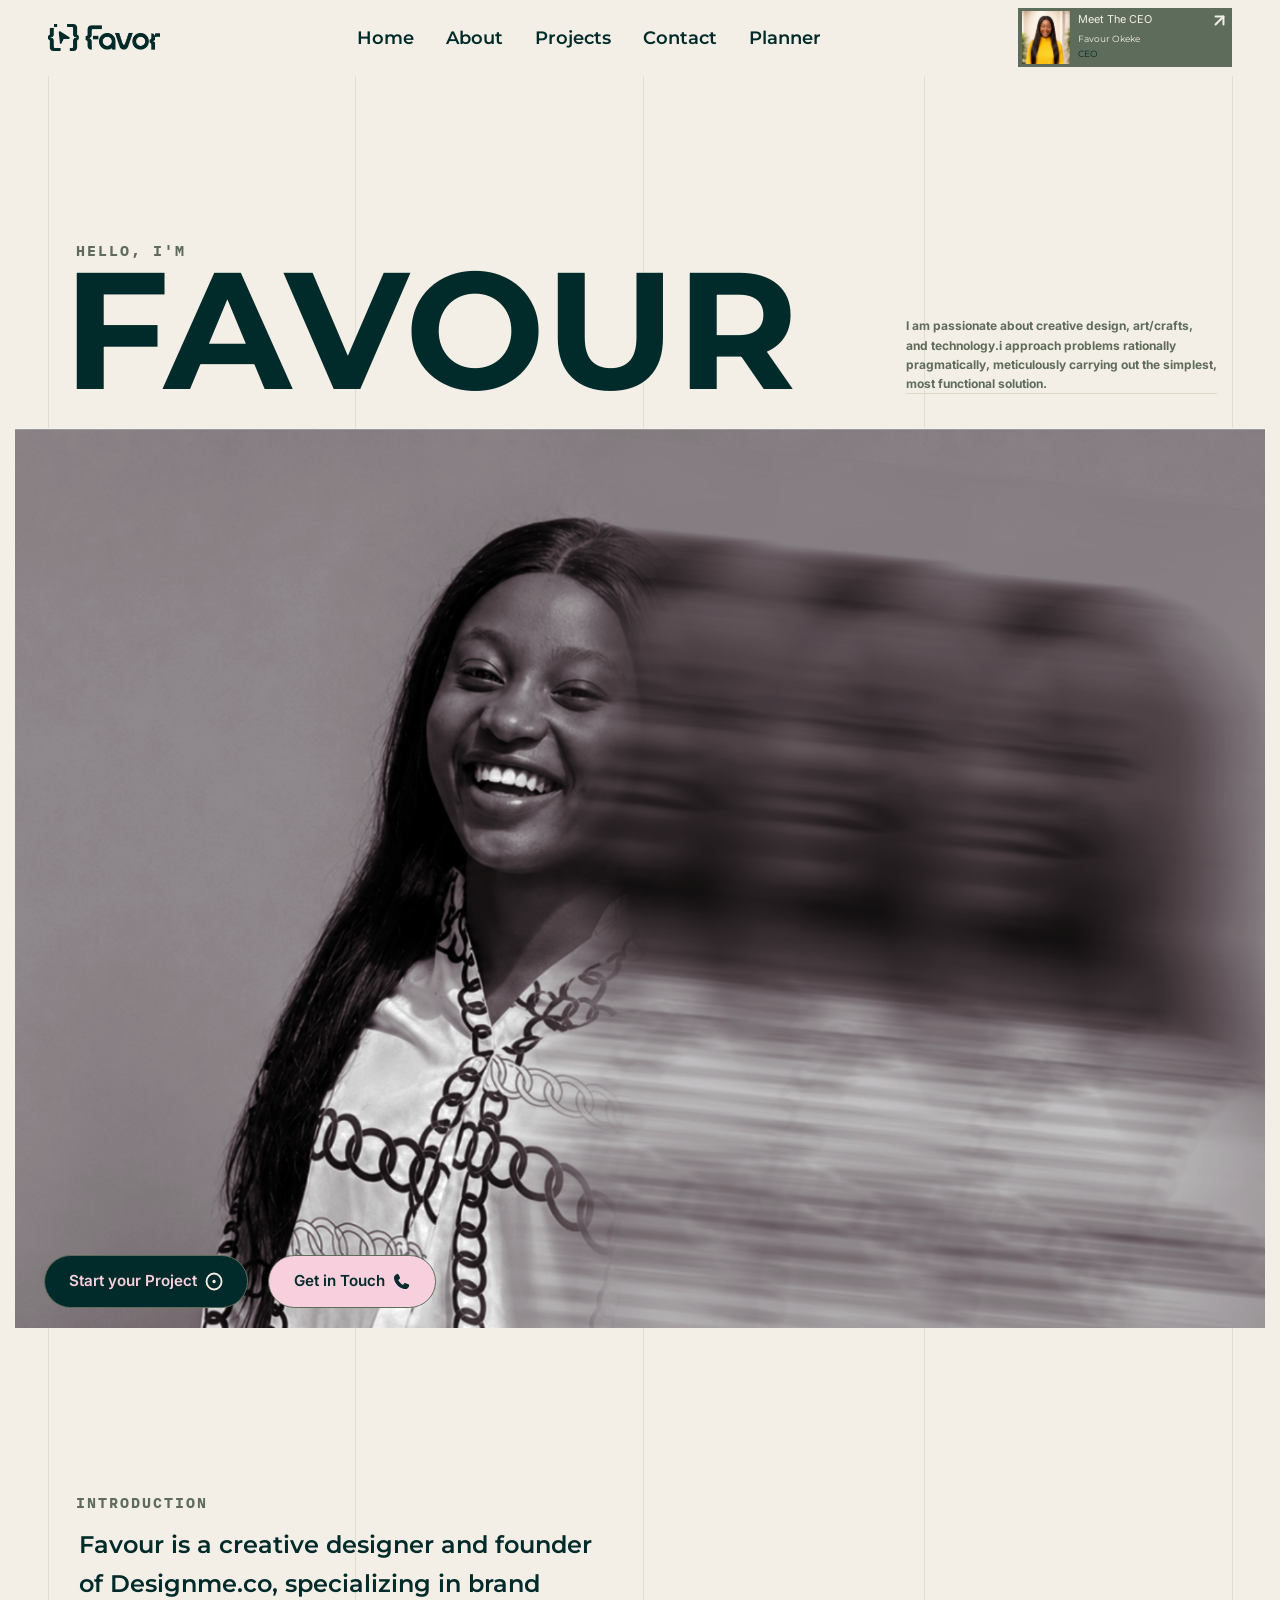
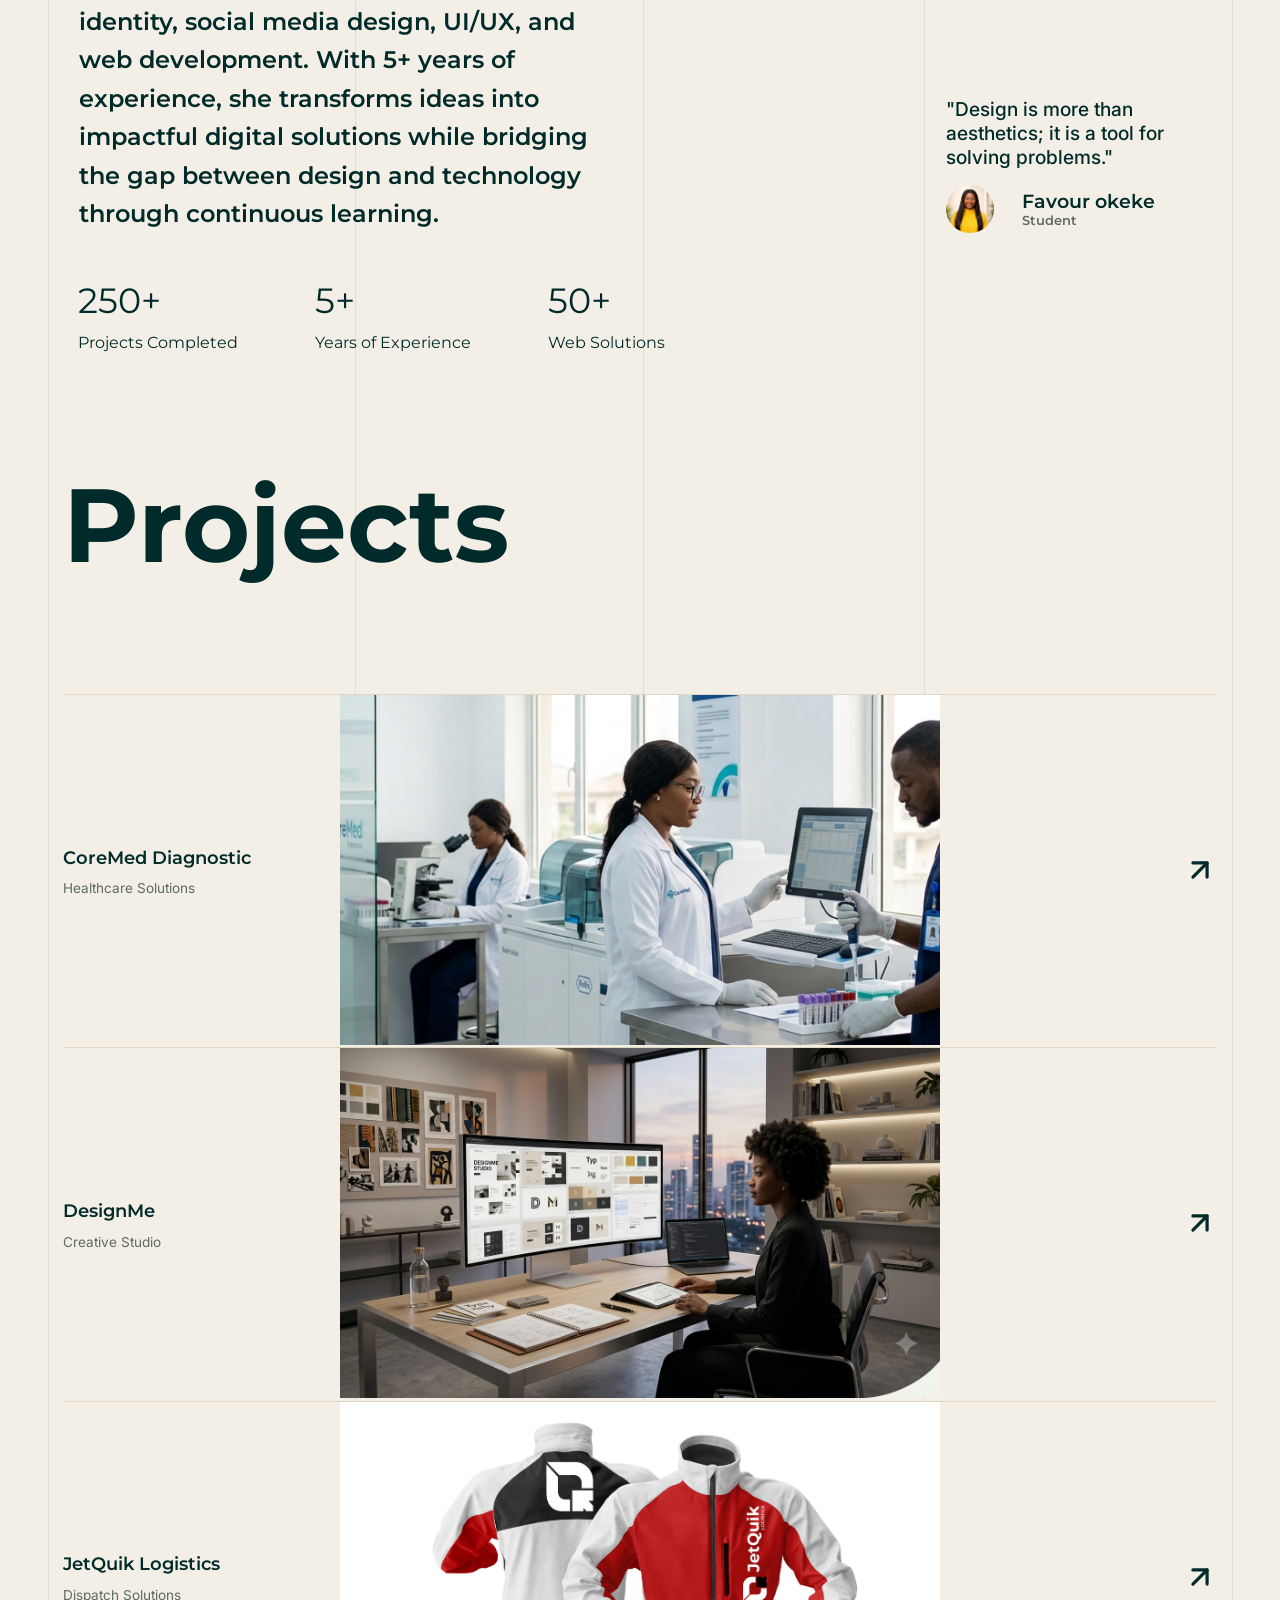
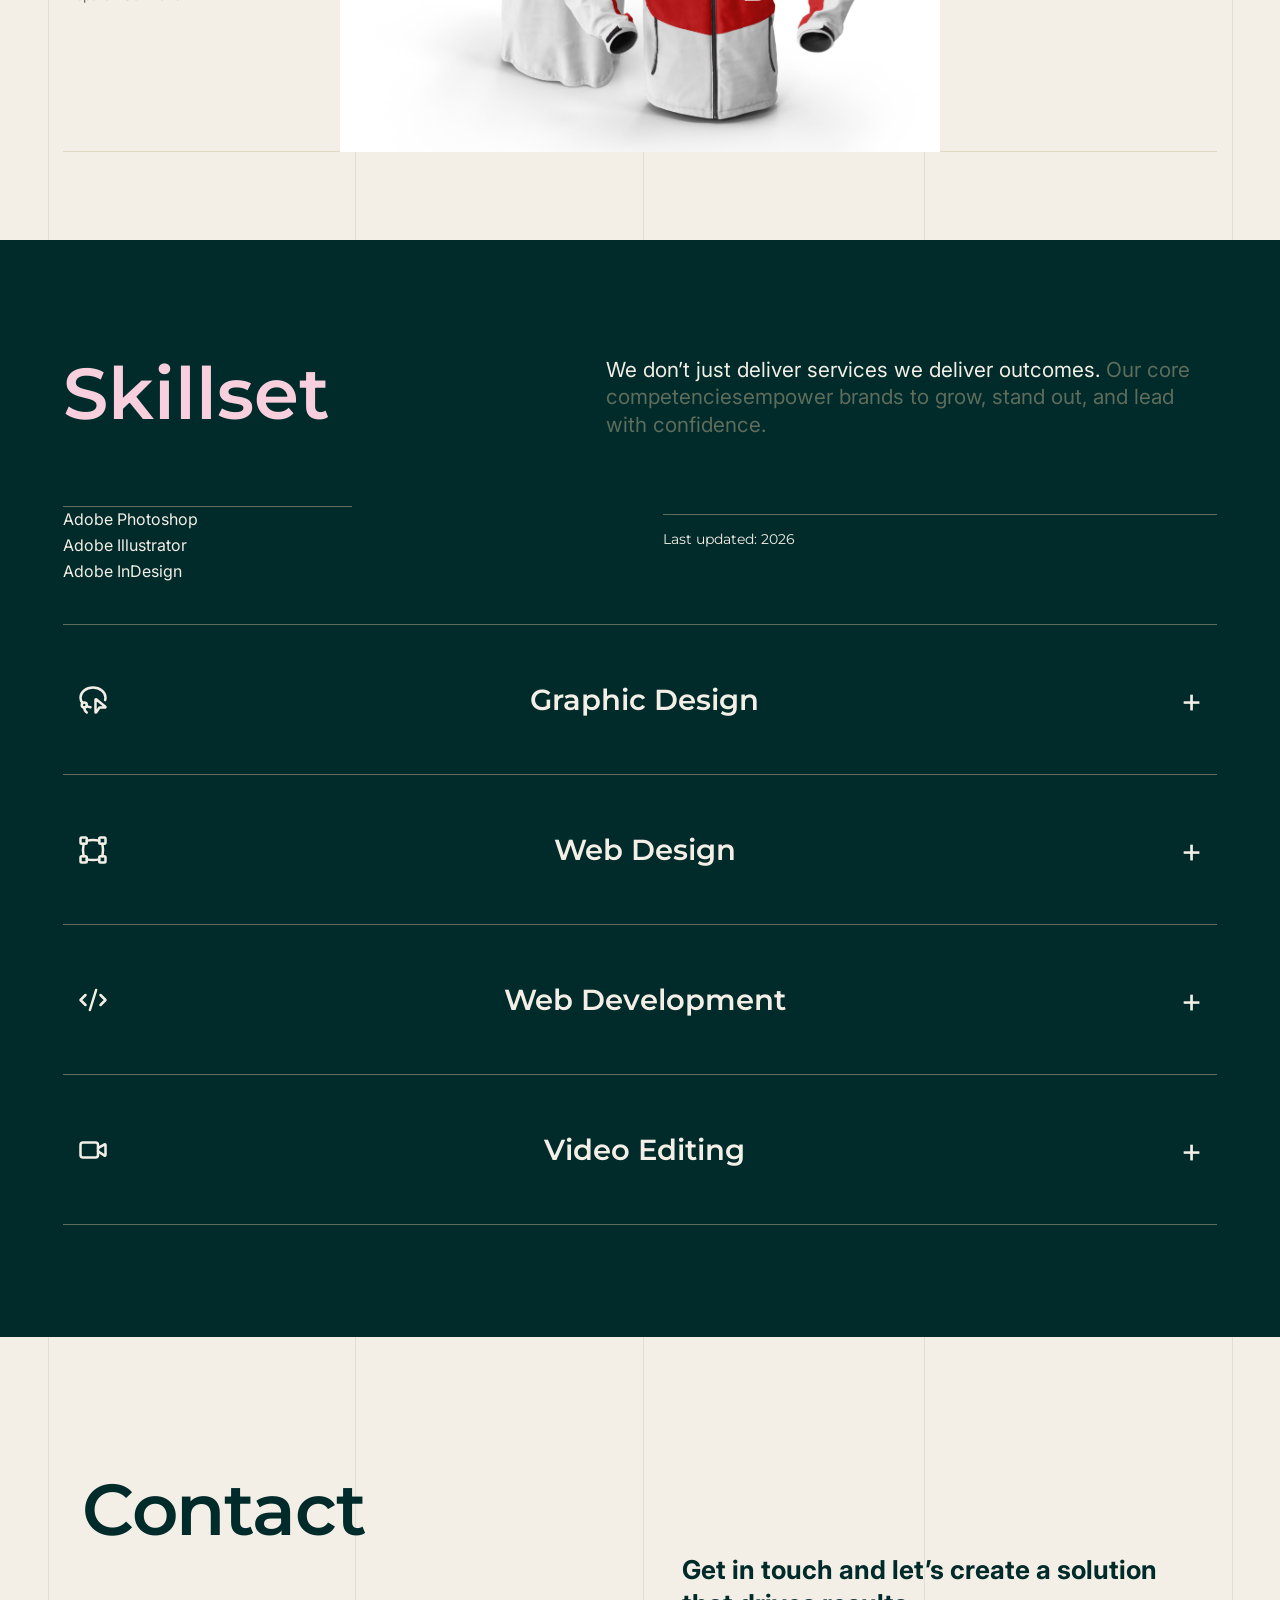
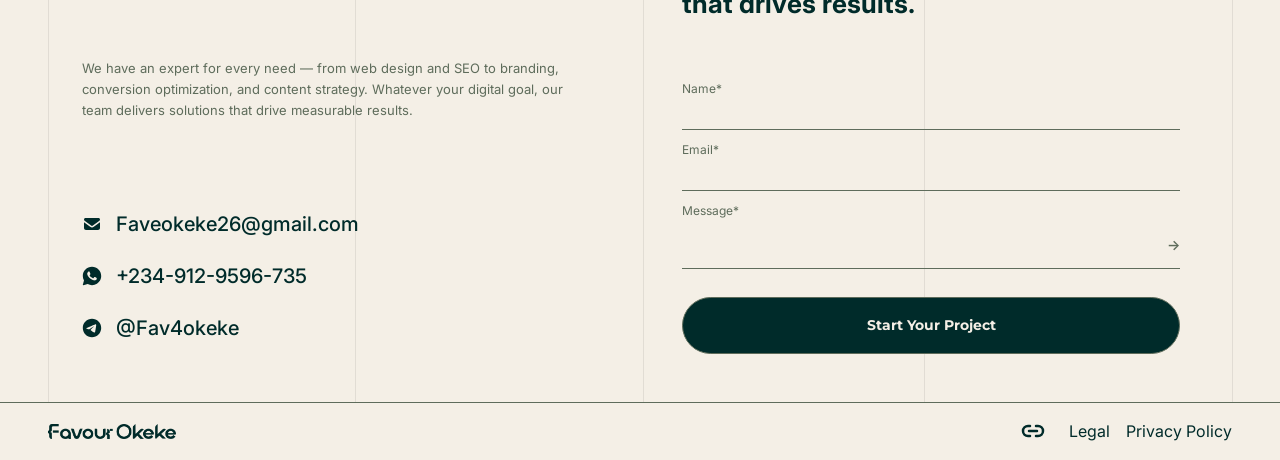
<file: index.html>
<!DOCTYPE html>
<html lang="en">
<head>
    <meta charset="UTF-8">
    <meta name="viewport" content="width=device-width, initial-scale=1.0">
    <title>Favour</title>
    <link rel="stylesheet" href="assets/css/style.css">
    <link rel="icon" type="image/x-icon" href="assets/icons/ICON.png">
    <script src="assets/java/javascript.js" defer></script>
    <link rel="stylesheet" href="assets/css/responsive.css">
</head>
<body>
    <!--Header/Navbar-->
    <header class="header">
        <img class="logo" src="assets/images/favor.png" alt="Logo">
        <nav class="nav-links" id="site-nav">
            <ul>
                <li><a href="index.html">Home</a></li>
                <li><a href="about.html">About</a></li>
                <li><a href="projects.html">Projects</a></li>
                <li><a href="contact.html">Contact</a></li>
                <li><a href="planner.html">Planner</a></li>  
            </ul>
        </nav>
        <div>
            <a href="contact.html" class="ceo-card-btn">
                <img class="ceo-img" src="assets/images/quote-img.jpeg" alt="CEO Image">
                <div class="ceo-card-details">
                    <h6>Meet The CEO</h6>
                    <p>Favour Okeke</p>
                    <span>CEO</span>
                </div>
                <div>
                    <img src="assets/icons/arrow-up-right-white.svg" alt="" class="icon">
                </div>
            </a>
        </div>
        <button type="button" class="menu-toggle" aria-label="Open menu" aria-expanded="false" aria-controls="site-nav">
            <img src="assets/icons/hamburger-menu-svgrepo-com (1).svg" alt="">
        </button>
    </header>

    <!--Main-->
    <main>

        <!-- ==hero Section== --> 
        <section class="hero">
            <div class="section">
                <div class="hero-texts">
                    <div class="hero-intro">
                        <h6 class="eyebrow">HELLO, I'M</h6>
                        <h1>FAVOUR</h1>
                    </div>
                    <div class="hero-paragraph">
                        <span>
                            <p>I am passionate about creative design, art/crafts, <br>
                                and technology.i approach problems rationally <br>
                                pragmatically, meticulously carrying out the simplest, <br>
                                most functional solution.</p>
                        </span>
                    </div>
                </div>
        
                <div class="hero-imgs">
                    <div class="hero-image dark"></div>
                    <div class="hero-image bright"></div>
                    <div class="hero-cta">
                        <a href="contact.html" class="btn btn-primary">Start your Project<img
                                src="assets/icons/circle-dot.svg" alt="" class="icon"></a>
                        <a href="contact.html" class="btn btn-secondary">Get in Touch <img
                                src="assets/icons/phone-solid-full.svg" alt="" class="icon"></a>
                    </div>
                </div>
            </div>
        </section>
        
        <!-- == INTRODUCTION == -->
        <section class="Intro">
            <div class="section">
                <div class="Intro-card">
                    <div>
                        <h6 class="eyebrow">Introduction</h6>
                        <p>Favour is a creative designer and founder of Designme.co, specializing in brand identity, social
                            media
                            design, UI/UX,
                            and web development. With 5+ years of experience, she transforms ideas into impactful digital
                            solutions
                            while
                            bridging the gap between design and technology through continuous learning.</p>
                    </div>
                    <div class="quote">
                        <blockquote>"Design is more than aesthetics; it is a tool for solving problems."</blockquote>
                        <div class="quote-card">
                            <img class="quote-img" src="assets/images/quote-img.jpeg" alt="About Image">
                            <div>
                                <p class="quote-name">Favour okeke</p>
                                <p class="role">Student</p>
                            </div>
                        </div>
                    </div>
                </div>
                <div class="intro-stat">
                    <div class="stat">
                        <span class="stat-no">250+</span>
                        <span class="stat-label">Projects Completed</span>
                    </div>
                    <div class="stat">
                        <span class="stat-no">5+</span>
                        <span class="stat-label">Years of Experience</span>
                    </div>
                    <div class="stat">
                        <span class="stat-no">50+</span>
                        <span class="stat-label">Web Solutions</span>
                    </div>
                </div>
            </div>
        </section>
        
        <!-- === Projects === -->
        <section class="Projects">
            <div class="section">
                <h2>Projects</h2>
                <div class="project-grid">
                    <div class="project-card">
                        <a href="#">
                            <div class="project-content">
                                <div class="content-title">
                                    <p>CoreMed Diagnostic</p>
                                    <span class="tagline">Healthcare Solutions</span>
                                </div>
                                <p class="cta">jump To Project</p>
                            </div>
                            <img src="assets/images/Coremed_Dp.png" alt="Project 1">
                            <div class="project-meta">
                                <img class="meta-icon" src="assets/icons/arrow-up-right.svg" alt="">
                                <div class="meta-text">
                                    <p class="duration"> <span>project Time: </span>2 months</p>
                                    <p class="field"> <span>project Field: </span>Granphic/Brand Design</p>
                                </div>
                            </div>
                        </a>
                    </div>
                    <div class="project-card">
                        <a href="#">
                            <div class="project-content">
                                <div class="content-title">
                                    <p>DesignMe</p>
                                    <span class="tagline">Creative Studio</span>
                                </div>
                                <p class="cta">jump To Project</p>
                            </div>
                            <img src="assets/images/Designme studio.png" alt="Project 2">
                            <div class="project-meta">
                                <img class="meta-icon" src="assets/icons/arrow-up-right.svg" alt="">
                                <div class="meta-text">
                                    <p class="duration"> <span>project Time: </span>3 months</p>
                                    <p class="field"> <span>project Field: </span>Web Dev/Branding</p>
                                </div>
                            </div>
                        </a>
                    </div>
                    <div class="project-card">
                        <a href="#">
                            <div class="project-content">
                                <div class="content-title">
                                    <p>JetQuik Logistics</p>
                                    <span class="tagline">Dispatch Solutions</span>
                                </div>
                                <p class="cta">jump To Project</p>
                            </div>
                            <img src="assets/images/Jetquik_biker_ jacket.png" alt="Project 3">
                            <div class="project-meta">
                                <img class="meta-icon" src="assets/icons/arrow-up-right.svg" alt="">
                                <div class="meta-text">
                                    <p class="duration"> <span>project Time: </span>4 months</p>
                                    <p class="field"> <span>project Field: </span>Brand Design</p>
                                </div>
                            </div>
                        </a>
                    </div>
                </div>
            </div>
            
        </section>

        <!-- === Skillset === -->
        <section class="Skillset">
            <div class="section">
                <div class="skill-intro">
                    <h2>Skillset</h2>
                    <p class="sect-sub">We don’t just deliver services we deliver outcomes. <span>Our core competenciesempower brands to
                    grow, stand out, and lead with confidence.</span> </p>
                </div>
                
                <div class="skill-list-wrapper">
                    <div class="skill-list">
                        <span>Adobe Photoshop</span>
                        <span>Adobe Illustrator</span>
                        <span>Adobe InDesign</span>
                    </div>
                    <div class="skill-update">
                        <p>Last updated: 2026</p>
                    </div>
                </div>
                
                <div class="service-grid">
                    <div class="service-card">
                        <img src="assets/icons/lasso-select.svg" alt="Skill 2" class="icon">
                        <h3>Graphic Design</h3>
                        <a href="contact.html">+</a>
                    </div>
                    <div class="service-card">
                        <img src="assets/icons/vector-square.svg" alt="Skill 3" class="icon">
                        <h3>Web Design</h3>
                        <a href="contact.html">+</a>
                    </div>
                    <div class="service-card">
                        <img src="assets/icons/code-xml.svg" alt="Skill 1" class="icon">
                        <h3>Web Development</h3>
                        <a href="contact.html">+</a>
                    </div>
                    <div class="service-card">
                        <img src="assets/icons/video.svg" alt="Skill 4" class="icon">
                        <h3>Video Editing</h3>
                        <a href="contact.html">+</a>
                    </div>
                </div>
            </div>     
        </section>

        <!-- === ELEVATOR PITCH === 
            <div class="picth-wrpper">
                <img class="pitch-cover" src="" alt="">
                <video src=""></video>
                <p class="label">Elevator Pitch</p>
                <button class="play-btn">Press To Play</button>
            </div>
         </section>
        -->

         <section>
        <!-- === Testimonials == 
        <Section class="testimonial">
            <div class="testimonial-list">
                <div class="testimonial-card">
                    <img src="#" alt="">
                    <p class="name">Jude Nwafor</p>
                    <p class="company">Coremed Diagnostics</p>
                    <p class="quote">Lorem ipsum dolor sit amet consectetur adipisicing elit. Nobis et culpa, in itaque, voluptatum explicabo saepe totam voluptatem alias animi blanditiis ullam architecto soluta quas consequuntur? Cum dolore aspernatur nobis.</p>
                    <span class="rating">5/5</span>
                </div>
                <div class="testimonial-card">
                    <img src="#" alt="">
                    <p class="name">Favour E.</p>
                    <p class="company">Jetquik Logistics</p>
                    <p class="quote">Lorem ipsum dolor sit amet consectetur adipisicing elit. Nobis et culpa, in itaque, voluptatum explicabo saepe totam voluptatem alias animi blanditiis ullam architecto soluta quas consequuntur? Cum dolore aspernatur nobis.</p>
                    <span class="rating">4.8/5</span>
                </div>
                <div class="testimonial-card">
                    <img src="#" alt="">
                    <p class="name">Jude Nwafor</p>
                    <p class="company">Coremed Diagnostics</p>
                    <p class="quote">Lorem ipsum dolor sit amet consectetur adipisicing elit. Nobis et culpa, in itaque, voluptatum explicabo saepe totam voluptatem alias animi blanditiis ullam architecto soluta quas consequuntur? Cum dolore aspernatur nobis.</p>
                    <span class="rating">4.8/5</span>
                </div>
                <div class="testimonial-content">
                <h2>Why You Should Choose Me?</h2>
                <p class="section-sub">Here are some answers. trust me it will be worth it</p>
                <div class="testimonial-stats">
                    <span class="stat">Truted by clients</span>
                    <span class="stat">4.8/5</span>
                </div>
            </div>
            </div>
            
            
            <a class="btn btn-primary" href="contact.html">Start Your Project</a>
            <a class="btn btn-secondary" href="contact.html">Join The Brands Who Trust Me</a>
        </Section>
-->
        
        <!-- === CONTACT === -->
        <section class="contact">
            <div class="col col-title">
                <h2>Contact</h2>
        
                <div class="copy">
                    <p>We have an expert for every need — from web design and SEO to branding,
                        conversion optimization, and content strategy. Whatever your digital goal,
                        our team delivers solutions that drive measurable results.</p>
                </div>
                <div class="contact-details">
                    <div class="detail-row">
                        <img class="icon" src="assets/icons/envelope-solid-full.svg" alt="">
                        <div class="text-group">
        
                            <a href="mailto:Faveokeke26@gmail.com">Faveokeke26@gmail.com</a>
                        </div>
                    </div>
                    <div class="detail-row">
                        <img class="icon" src="assets/icons/whatsapp-solid-full.svg" alt="">
                        <div class="text-group">
                            <a href="https://wa.me/2349129596735">+234-912-9596-735</a>
                        </div>
                    </div>
                    <div class="detail-row">
                        <img class="icon" src="assets/icons/telegram.svg" alt="">
                        <div class="text-group">
                            <a href="https://t.me/Fav4okeke">@Fav4okeke</a>
                        </div>
                    </div>
                </div>
            </div>
        
            <div class="col col-form">
                <h3 class="headline">Get in touch and let&rsquo;s create a solution that drives results.</h3>
        
                <form action="">
                    <div class="field">
                        <label for="name">Name*</label>
                        <input type="text" name="Name" id="name">
                    </div>
                    <div class="field">
                        <label for="email">Email*</label>
                        <input type="text" name="email" id="email">
                    </div>
                    <div class="field message">
                        <label for="message">Message*</label>
                        <textarea name="message" id="message" rows="2"></textarea>
                        <span class="arrow">&#8594;</span>
                    </div>
                </form>
                <div class="contact-cta">
                    <a href="contact.html" class="btn btn-primary">Start Your Project</a>
                </div>
        
        
        
            </div>
        </section>
    </main>

    <!--FOOTER-->
    <footer class="footer">
        <div class="footer-content">
            <img class="footer-logo" src="assets/images/Favor_logo.png" alt="">
            
            <div class="footer-links">
                <a href="https://heylink.me/faveokeke26/" class="footer-social"><img src="assets/icons/link-2.svg" alt=""></a>
                <a href="#">Legal</a>
                <a href="#">Privacy Policy</a>  
            </div>
        </div>
    </footer>       
    <script src="assets/java/nav.js"></script>
</body>
</html>
</file>
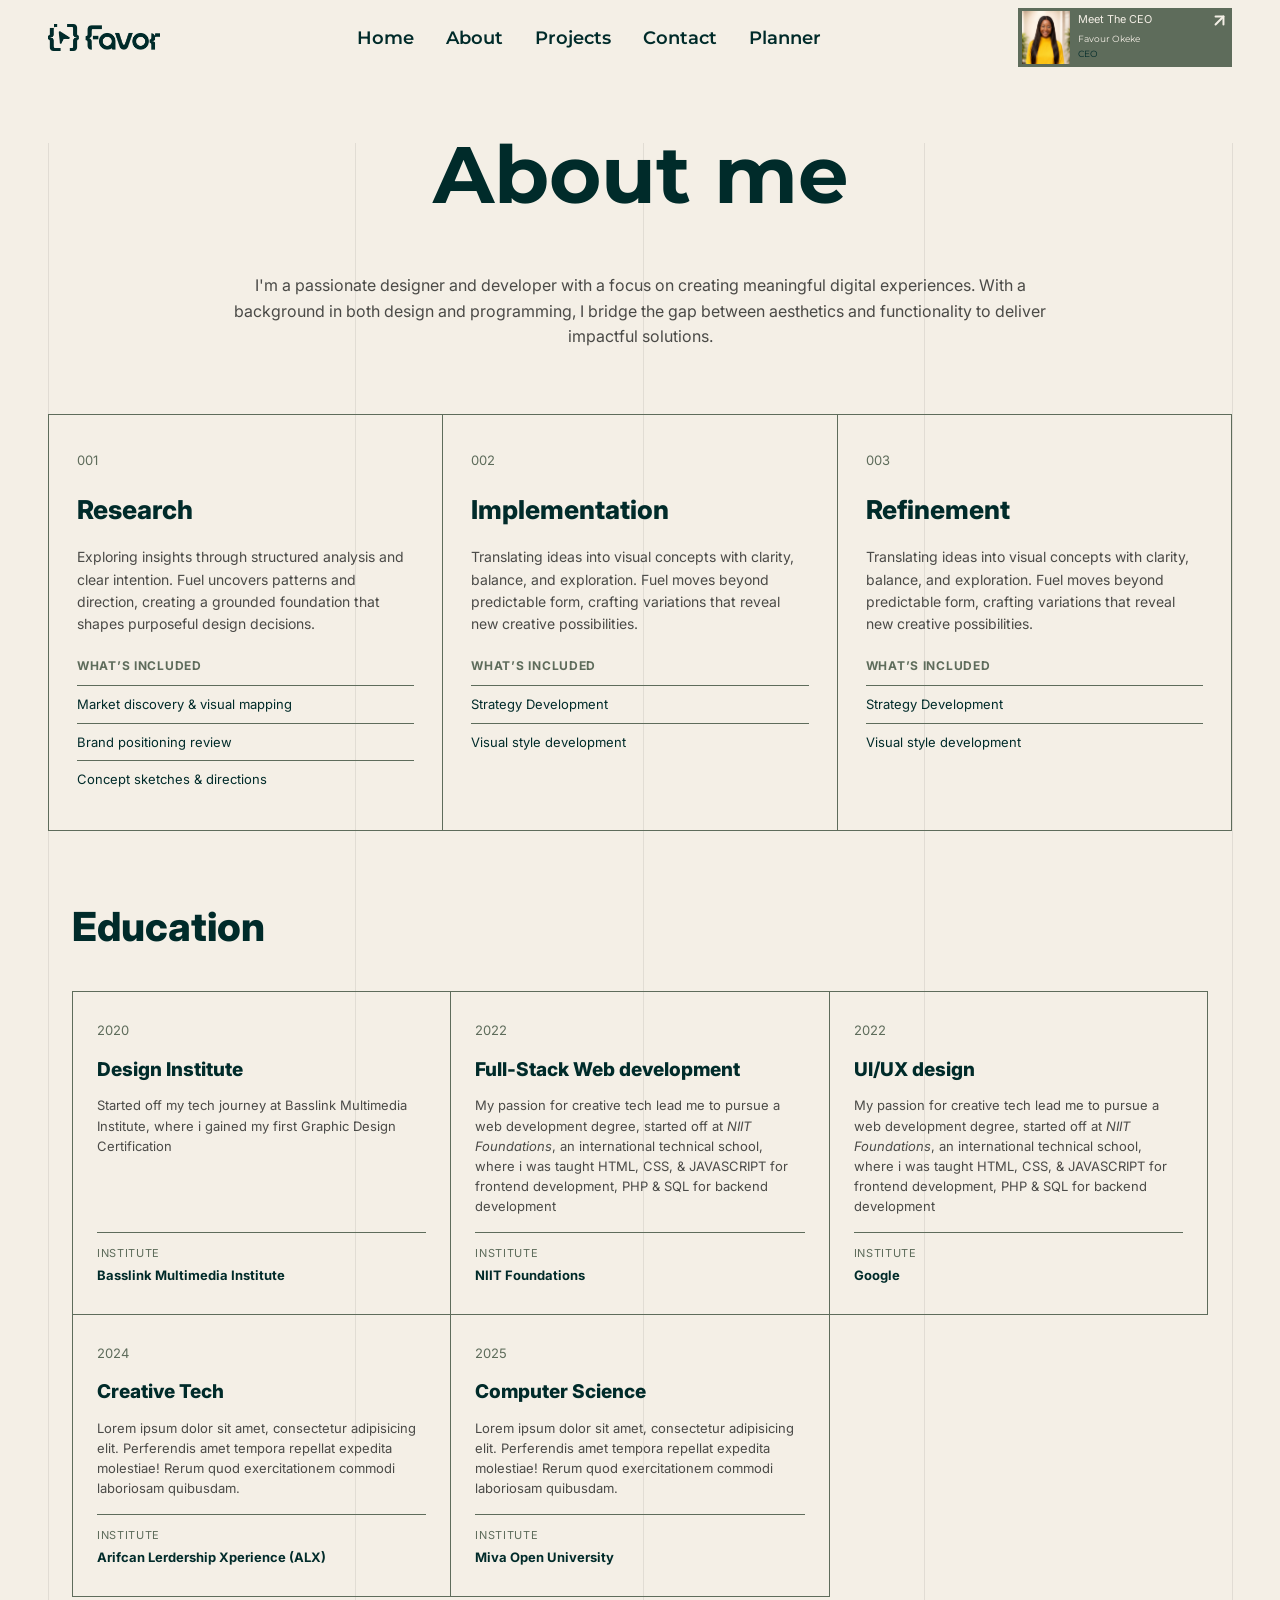
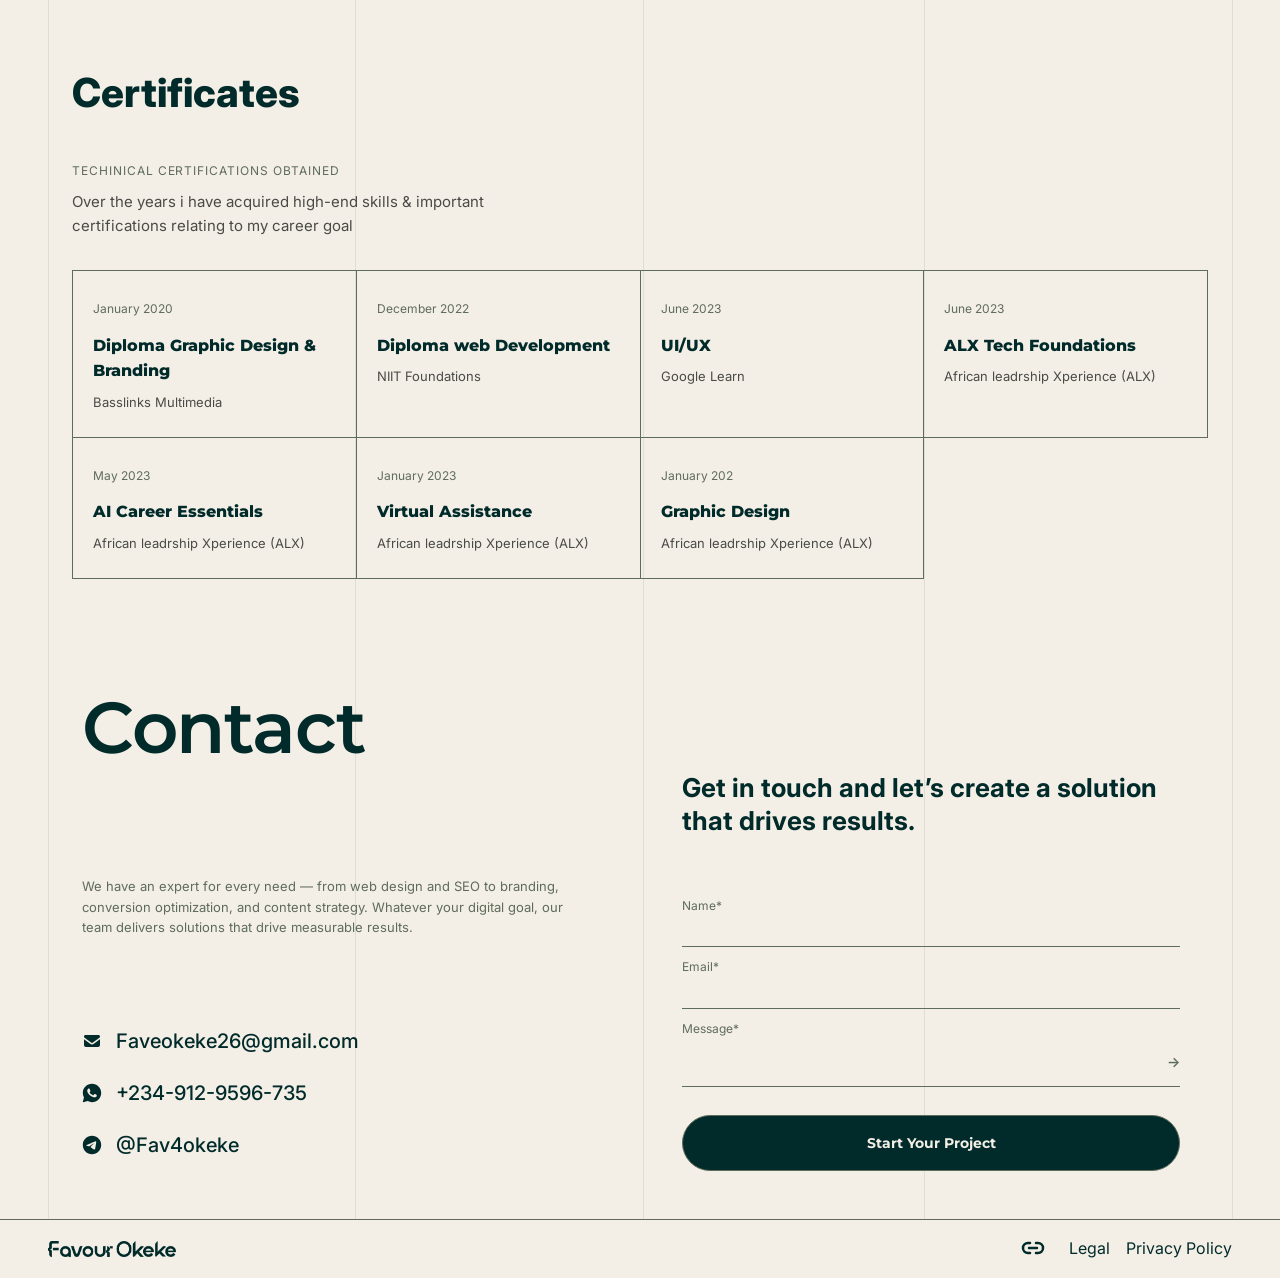
<file: about.html>
<!DOCTYPE html>
<html lang="en">
<head>
    <meta charset="UTF-8">
    <meta name="viewport" content="width=device-width, initial-scale=1.0">
    <title>About Favour</title>
    <link rel="stylesheet" href="assets/css/style.css">
    <link rel="stylesheet" href="assets/css/responsive.css">
</head>
<body>
    <!--===Header/Navba===r-->
    <header class="header">
        <div class="logo">
            <img src="assets/images/favor.png" alt="Logo">
        </div>
        <nav class="nav-links" id="site-nav">
            <ul>
                <li><a href="index.html">Home</a></li>
                <li><a href="about.html">About</a></li>
                <li><a href="projects.html">Projects</a></li>
                <li><a href="contact.html">Contact</a></li>  
                <li><a href="planner.html">Planner</a></li>
            </ul>
        </nav>
        <div>
            <a href="contact.html" class="ceo-card-btn">
                <img class="ceo-img" src="assets/images/quote-img.jpeg" alt="CEO Image">
                <div class="ceo-card-details">
                    <h6>Meet The CEO</h6>
                    <p>Favour Okeke</p>
                    <span>CEO</span>
                </div>
                <div>
                    <img src="assets/icons/arrow-up-right-white.svg" alt="" class="icon">
                </div>
            </a>
        </div>
        <button type="button" class="menu-toggle" aria-label="Open menu" aria-expanded="false" aria-controls="site-nav">
            <img src="assets/icons/hamburger-menu-svgrepo-com (1).svg" alt="">
        </button>
    </header>

    <main>

        <!-- === HERO === -->
        <section class="about-hero">
            <h1>About me</h1>
            <p>I'm a passionate designer and developer with a focus on creating meaningful digital experiences. With a background in both design and programming, I bridge the gap between aesthetics and functionality to deliver impactful solutions.</p>
        </section>

        <!-- === PROCESS === -->
        <section>
            <div class="process-grid">
                <div class="process-card">
                    <span>001</span>
                    <h3>Research</h3>
                    <div class="included">
                        <p>Exploring insights through structured analysis and clear intention. Fuel uncovers patterns and direction, creating a grounded foundation that shapes purposeful design decisions.</p>
                        <h4>What’s included</h4>
                        <span>Market discovery & visual mapping</span>
                        <span>Brand positioning review</span>
                        <span>Concept sketches & directions</span>
                    </div>
                </div>
                <div class="process-card">
                    <span>002</span>
                    <h3>Implementation</h3>
                    <div class="included">
                        <p>Translating ideas into visual concepts with clarity, balance, and exploration. Fuel moves beyond predictable form, crafting variations that reveal new creative possibilities.</p>
                        <h4>What’s included</h4>
                        <span>Strategy Development</span>
                        <span>Visual style development</span>
                        <span></span>
                    </div>                   
                </div>
                <div class="process-card">
                    <span>003</span>
                    <h3>Refinement</h3>
                    <div class="included">
                        <p>Translating ideas into visual concepts with clarity, balance, and exploration. Fuel moves beyond predictable form, crafting variations that reveal new creative possibilities.</p>
                        <h4>What’s included</h4>
                        <span>Strategy Development</span>
                        <span>Visual style development</span>
                        <span></span>
                    </div>
                </div>
            </div>
        </section>

        <!-- === EDUCATION === -->
        <section class="education"> 
            <h2>Education</h2>
            <div class="education-grid">
                <div class="education-card">
                    <span>2020</span>
                    <h3>Design Institute</h3>
                    <p>Started off my tech journey at Basslink Multimedia Institute, where i gained my first Graphic Design Certification</p>
                    <span class="Institute"><span>Institute</span>Basslink Multimedia Institute</span>
                </div>
                <div class="education-card">
                    <span>2022</span>
                    <h3>Full-Stack Web development</h3>
                    <p>My passion for creative tech lead me to pursue a web development degree, started off at <em>NIIT Foundations</em>, an international technical school, where i was taught HTML, CSS, & JAVASCRIPT for frontend development, PHP & SQL for backend development</p>
                    <span class="institute"><span>Institute</span>NIIT Foundations</span>                    
                </div>
                <div class="education-card">
                    <span>2022</span>
                    <h3>UI/UX design</h3>
                    <p>My passion for creative tech lead me to pursue a web development degree, started off at <em>NIIT Foundations</em>, an international technical school, where i was taught HTML, CSS, & JAVASCRIPT for frontend development, PHP & SQL for backend development</p>
                    <span class="institute"><span>Institute</span>Google</span>                    
                </div>
                <div>
                    <span>2024</span>
                    <h3>Creative Tech</h3>
                    <p>Lorem ipsum dolor sit amet, consectetur adipisicing elit. Perferendis amet tempora repellat expedita molestiae! Rerum quod exercitationem commodi laboriosam quibusdam.</p>
                    <span class="Institute"><span>Institute</span>Arifcan Lerdership Xperience (ALX)</span>
                </div>
                <div>
                    <span>2025</span>
                    <h3>Computer Science</h3>
                    <p>Lorem ipsum dolor sit amet, consectetur adipisicing elit. Perferendis amet tempora repellat expedita molestiae! Rerum quod exercitationem commodi laboriosam quibusdam.</p>
                    <span class="Institute"><span>Institute</span>Miva Open University</span>
                </div>
            </div>
        </section>

        <!-- === CERTIFICATES === -->
         <section class="certicate">
            <h2>Certificates</h2>
            <p class="eyebrow">Techinical certifications obtained</p>
            <p class="sub-sect">Over the years i have acquired high-end skills & important certifications relating to my career goal</p>
            <div class="certificate-grid">
                <div class="certificate-card">
                    <span>January 2020</span>
                    <h3>Diploma Graphic Design & Branding</h3>
                    <p>Basslinks Multimedia</p>
                </div>
                <div class="certificate-card">
                    <span>December 2022</span>
                    <h3>Diploma web Development</h3>
                    <p>NIIT Foundations</p>
                </div>
                <div class="certificate-card">
                    <span>June 2023</span>
                    <h3>UI/UX</h3>
                    <p>Google Learn</p>
                </div>
                <div class="certificate-card">
                    <span>June 2023</span>
                    <h3>ALX Tech Foundations</h3>
                    <p>African leadrship Xperience (ALX)</p>
                </div>
                <div class="certificate-card">
                    <span>May 2023</span>
                    <h3>AI Career Essentials</h3>
                    <p>African leadrship Xperience (ALX)</p>
                </div>
                <div class="certificate-card">
                    <span>January 2023</span>
                    <h3>Virtual Assistance</h3>
                    <p>African leadrship Xperience (ALX)</p>
                </div>
                <div class="certificate-card">
                    <span>January 202</span>
                    <h3>Graphic Design</h3>
                    <p>African leadrship Xperience (ALX)</p>
                </div>
            </div>
         </section>

         <!-- === CONTACT === -->
         <section class="contact">
            <div class="col col-title">
                <h2>Contact</h2>
        
                <div class="copy">
                    <p>We have an expert for every need — from web design and SEO to branding,
                        conversion optimization, and content strategy. Whatever your digital goal,
                        our team delivers solutions that drive measurable results.</p>
                </div>
                <div class="contact-details">
                    <div class="detail-row">
                        <img class="icon" src="assets/icons/envelope-solid-full.svg" alt="">
                        <div class="text-group">
        
                            <a href="mailto:Faveokeke26@gmail.com">Faveokeke26@gmail.com</a>
                        </div>
                    </div>
                    <div class="detail-row">
                        <img class="icon" src="assets/icons/whatsapp-solid-full.svg" alt="">
                        <div class="text-group">
                            <a href="https://wa.me/2349129596735">+234-912-9596-735</a>
                        </div>
                    </div>
                    <div class="detail-row">
                        <img class="icon" src="assets/icons/telegram.svg" alt="">
                        <div class="text-group">
                            <a href="https://t.me/Fav4okeke">@Fav4okeke</a>
                        </div>
                    </div>
                </div>
            </div>
        
            <div class="col col-form">
                <h3 class="headline">Get in touch and let&rsquo;s create a solution that drives results.</h3>
        
                <form action="">
                    <div class="field">
                        <label for="name">Name*</label>
                        <input type="text" name="Name" id="name">
                    </div>
                    <div class="field">
                        <label for="email">Email*</label>
                        <input type="text" name="email" id="email">
                    </div>
                    <div class="field message">
                        <label for="message">Message*</label>
                        <textarea name="message" id="message" rows="2"></textarea>
                        <span class="arrow">&#8594;</span>
                    </div>
                </form>
                <div class="contact-cta">
                    <a href="" class="btn btn-primary">Start Your Project</a>
                </div>
        
        
        
            </div>
        </section>
    </main>

    <!-- === FOOTER ==== -->
    <footer class="footer">
        <div class="footer-content">
            <img class="footer-logo" src="assets/images/Favor_logo.png" alt="">
            
            <div class="footer-links">
                <a href="https://heylink.me/faveokeke26/" class="footer-social"><img src="assets/icons/link-2.svg" alt=""></a>
                <a href="#">Legal</a>
                <a href="#">Privacy Policy</a>
            </div>
            
        </div>
    </footer> 
    <script src="assets/java/nav.js"></script>
</body>
</html>
</file>
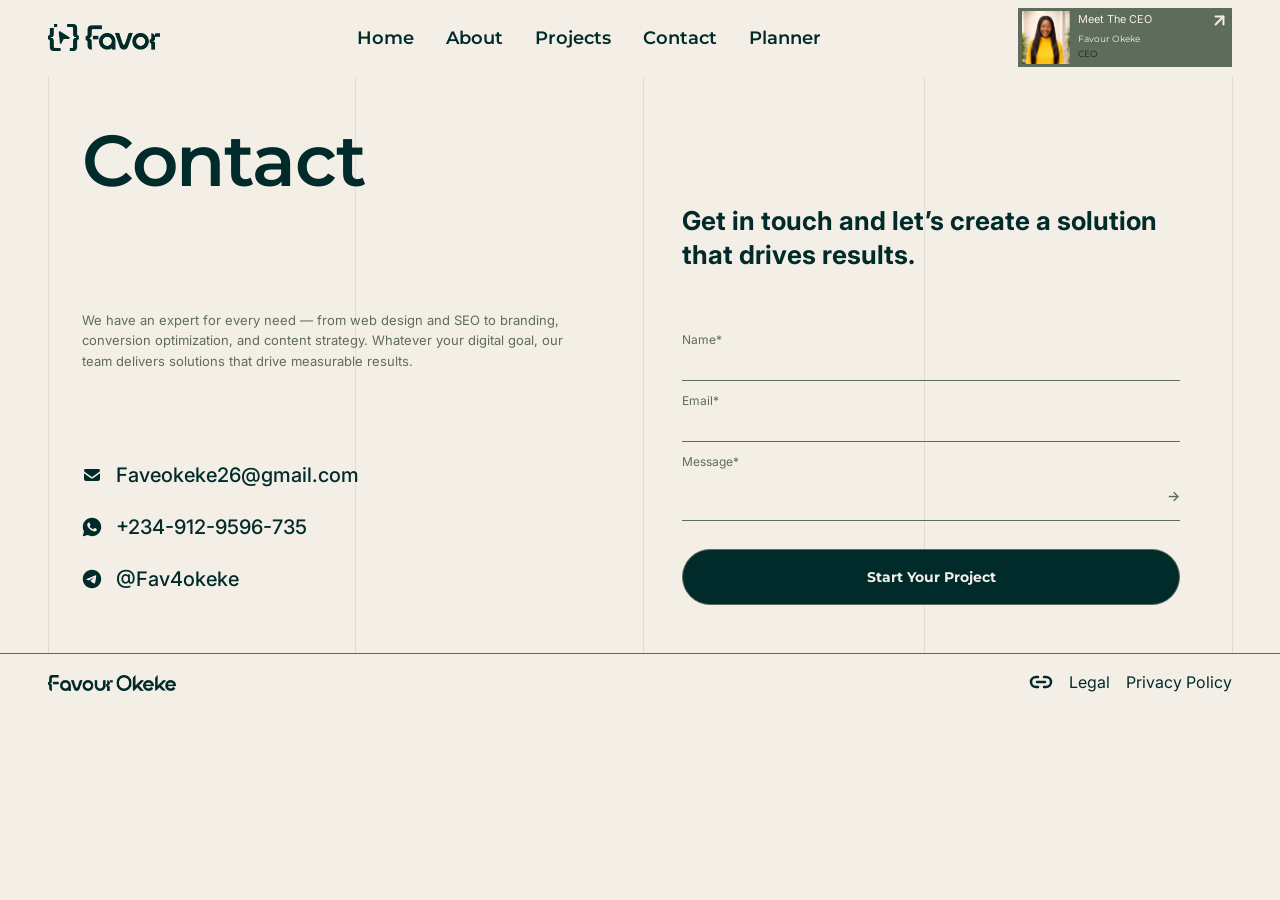
<file: contact.html>
<!DOCTYPE html>
<html lang="en">
<head>
    <meta charset="UTF-8">
    <meta name="viewport" content="width=device-width, initial-scale=1.0">
    <title>Contact Us</title>
    <link rel="stylesheet" href="assets/css/style.css">
    <link rel="stylesheet" href="assets/css/responsive.css">
</head>
<body>
    <!--===Header/Navba===r-->
    <header class="header">
        <img class="logo" src="assets/images/favor.png" alt="Logo">
        <nav class="nav-links" id="site-nav">
            <ul>
                <li><a href="index.html">Home</a></li>
                <li><a href="about.html">About</a></li>
                <li><a href="projects.html">Projects</a></li>
                <li><a href="contact.html">Contact</a></li> 
                <li><a href="planner.html">Planner</a></li>
            </ul>
        </nav>
        <div>
            <a href="contact.html" class="ceo-card-btn">
                <img class="ceo-img" src="assets/images/quote-img.jpeg" alt="CEO Image">
                <div class="ceo-card-details">
                    <h6>Meet The CEO</h6>
                    <p>Favour Okeke</p>
                    <span>CEO</span>
                </div>
                <div>
                    <img src="assets/icons/arrow-up-right-white.svg" alt="" class="icon">
                </div>
            </a>
        </div>
        <button type="button" class="menu-toggle" aria-label="Open menu" aria-expanded="false" aria-controls="site-nav">
            <img src="assets/icons/hamburger-menu-svgrepo-com (1).svg" alt="">
        </button>
    </header>

    <!-- === Main === -->
    <main>

        <!-- === Contact Hero === -->
        <section class="contact">
            <div class="col col-title">
                <h2>Contact</h2>
        
                <div class="copy">
                    <p>We have an expert for every need — from web design and SEO to branding,
                        conversion optimization, and content strategy. Whatever your digital goal,
                        our team delivers solutions that drive measurable results.</p>
                </div>
                <div class="contact-details">
                    <div class="detail-row">
                        <img class="icon" src="assets/icons/envelope-solid-full.svg" alt="">
                        <div class="text-group">
        
                            <a href="mailto:Faveokeke26@gmail.com">Faveokeke26@gmail.com</a>
                        </div>
                    </div>
                    <div class="detail-row">
                        <img class="icon" src="assets/icons/whatsapp-solid-full.svg" alt="">
                        <div class="text-group">
                            <a href="https://wa.me/2349129596735">+234-912-9596-735</a>
                        </div>
                    </div>
                    <div class="detail-row">
                        <img class="icon" src="assets/icons/telegram.svg" alt="">
                        <div class="text-group">
                            <a href="https://t.me/Fav4okeke">@Fav4okeke</a>
                        </div>
                    </div>
                </div>
            </div>
        
            <div class="col col-form">
                <h3 class="headline">Get in touch and let&rsquo;s create a solution that drives results.</h3>
        
                <form action="">
                    <div class="field">
                        <label for="name">Name*</label>
                        <input type="text" name="Name" id="name">
                    </div>
                    <div class="field">
                        <label for="email">Email*</label>
                        <input type="text" name="email" id="email">
                    </div>
                    <div class="field message">
                        <label for="message">Message*</label>
                        <textarea name="message" id="message" rows="2"></textarea>
                        <span class="arrow">&#8594;</span>
                    </div>
                </form>
                <div class="contact-cta">
                    <a href="" class="btn btn-primary">Start Your Project</a>
                </div>
        
        
        
            </div>
        </section>

    </main>

    <!-- === FOOTER ==== -->
    <footer class="footer">
        <div class="footer-content">
            <img class="footer-logo" src="assets/images/Favor_logo.png" alt="">
            <div class="footer-links">
                <a href=""><img src="assets/icons/link-2.svg" alt=""></a>
                <a href="#">Legal</a>
                <a href="#">Privacy Policy</a>
            </div>
        </div>
    </footer>
    <script src="assets/java/nav.js"></script>
</body>
</html>
</file>
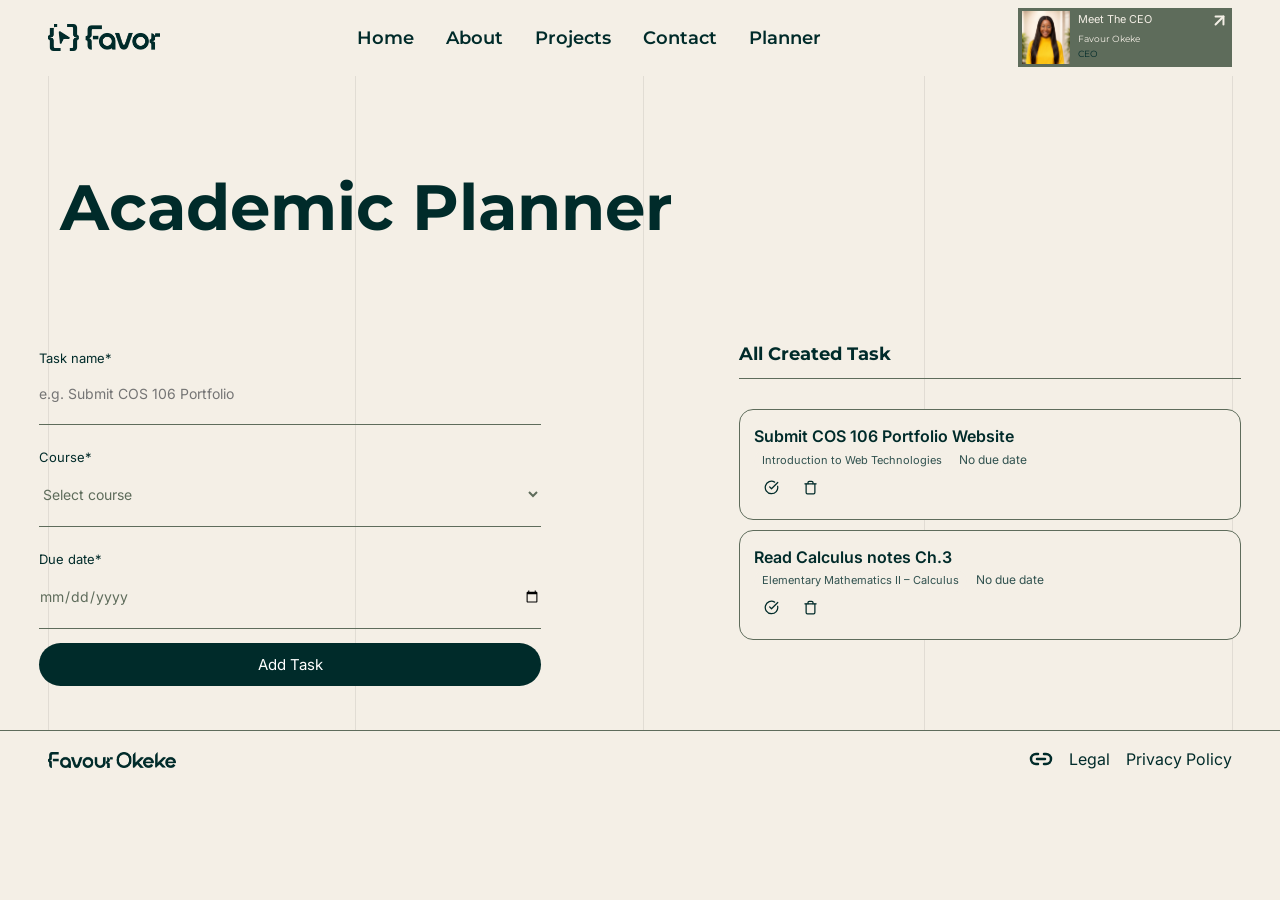
<file: planner.html>
<!DOCTYPE html>
<html lang="en">

<head>
  <meta charset="UTF-8">
  <meta name="viewport" content="width=device-width, initial-scale=1.0">
  <title>Academic Planner</title>
  <link rel="stylesheet" href="assets/css/style.css">
  <link rel="stylesheet" href="assets/css/planner.css">
  
    <link rel="stylesheet" href="assets/css/responsive.css">
</head>

<body>

  <header class="header">
    <div class="logo">
      <img src="assets/images/favor.png" alt="Logo">
    </div>
    <nav class="nav-links" id="site-nav">
            <ul>
        <li><a href="index.html">Home</a></li>
        <li><a href="about.html">About</a></li>
        <li><a href="projects.html">Projects</a></li>
        <li><a href="contact.html">Contact</a></li>
        <li><a href="planner.html">Planner</a></li>
      </ul>
    </nav>
    <div>
            <a href="contact.html" class="ceo-card-btn">
                <img class="ceo-img" src="assets/images/quote-img.jpeg" alt="CEO Image">
                <div class="ceo-card-details">
                    <h6>Meet The CEO</h6>
                    <p>Favour Okeke</p>
                    <span>CEO</span>
                </div>
                <div>
                    <img src="assets/icons/arrow-up-right-white.svg" alt="" class="icon">
                </div>
            </a>
        </div>
      <button type="button" class="menu-toggle" aria-label="Open menu" aria-expanded="false" aria-controls="site-nav">
            <img src="assets/icons/hamburger-menu-svgrepo-com (1).svg" alt="">
        </button>
    </header>

  <main>
    <h1 class="planner-title">Academic Planner</h1>
    <section class="planner-section">
      <div class="planner-card">
        <div class="field">
          <label class="planner-label" for="taskName">Task name*</label>
          <input class="planner-input" id="taskName" placeholder="e.g. Submit COS 106 Portfolio">
        </div>
        <div class="field">
          <label class="planner-label" for="taskCourse">Course*</label>
          <select class="planner-select" id="taskCourse">
            <option value="">Select course</option>
            <option>Problem Solving</option>
            <option>Nigerian People and Culture</option>
            <option>Elementary Mathematics II – Calculus</option>
            <option>General Physics II – Electricity & Magnetism</option>
            <option>General Practical Physics II</option>
            <option>Introduction to Web Technologies</option>
            <option>Communication in English II</option>
          </select>
        </div>
        <div class="field">
          <label class="planner-label" for="taskDate">Due date*</label>
          <input class="planner-input" type="date" id="taskDate">
        </div>
        <button class="btn-add" id="addBtn">Add Task</button>
      </div>
    
      <div class="planner-card">
        <h2>All Created Task</h2>
        <ul id="taskList"></ul>
        <p id="emptyMsg" class="empty">No tasks yet. Add one above.</p>
      </div>
    </section>
    
  </main>
  <footer class="footer">
        <div class="footer-content">
          <img class="footer-logo" src="assets/images/Favor_logo.png" alt="">   
          <div class="footer-links">
            <a href=""><img src="assets/icons/link-2.svg" alt=""></a>
            <a href="#">Legal</a>
            <a href="#">Privacy Policy</a>
          </div>   
        </div>
    </footer>

  <script>
    // COS 106 – Academic Planner
    let tasks = JSON.parse(localStorage.getItem('miva_tasks_michelle') || '[]');

    const nameInput = document.getElementById('taskName');
    const courseInput = document.getElementById('taskCourse');
    const dateInput = document.getElementById('taskDate');
    const listEl = document.getElementById('taskList');
    const emptyMsg = document.getElementById('emptyMsg');

    document.getElementById('addBtn').onclick = addTask;

    function save() { localStorage.setItem('miva_tasks_michelle', JSON.stringify(tasks)); }

    function addTask() {
      const name = nameInput.value.trim();
      const course = courseInput.value;
      const date = dateInput.value;
      if (!name) { alert('Please enter a task name'); return; }
      tasks.push({ id: Date.now(), name, course, date, done: false });
      nameInput.value = ''; courseInput.value = ''; dateInput.value = '';
      save(); render();
    }

    function toggleComplete(id) {
      const t = tasks.find(t => t.id === id);
      if (t) { t.done = !t.done; save(); render(); }
    }

    function deleteTask(id) {
      tasks = tasks.filter(t => t.id !== id);
      save(); render();
    }

    function render() {
      listEl.innerHTML = '';
      emptyMsg.style.display = tasks.length ? 'none' : 'block';
      tasks.forEach(t => {
        const li = document.createElement('li');
        li.className = 'task-item' + (t.done ? ' complete' : '');
        li.innerHTML = `
      <div class="task-info">
        <div class="task-name">${t.name}</div>
        <div class="task-meta">
          ${t.course ? `<span class="tag">${t.course}</span>` : ''}
          ${t.date ? 'Due: ' + t.date : 'No due date'}
        </div>
      <button class="icon-btn" onclick="toggleComplete(${t.id})" title="Mark complete"><svg xmlns="http://www.w3.org/2000/svg" width="15" height="15" viewBox="0 0 24 24" fill="none" stroke="currentColor" stroke-width="2" stroke-linecap="round" stroke-linejoin="round" class="lucide lucide-circle-check-big-icon lucide-circle-check-big"><path d="M21.801 10A10 10 0 1 1 17 3.335"/><path d="m9 11 3 3L22 4"/></svg></button>
      <button class="icon-btn" onclick="deleteTask(${t.id})" title="Delete"><svg xmlns="http://www.w3.org/2000/svg" width="15" height="15" viewBox="0 0 24 24" fill="none" stroke="currentColor" stroke-width="2" stroke-linecap="round" stroke-linejoin="round" class="lucide lucide-trash-icon lucide-trash"><path d="M19 6v14a2 2 0 0 1-2 2H7a2 2 0 0 1-2-2V6"/><path d="M3 6h18"/><path d="M8 6V4a2 2 0 0 1 2-2h4a2 2 0 0 1 2 2v2"/></svg></button>
    `;
        listEl.appendChild(li);
      });
    }

    if (tasks.length === 0) {
      tasks = [
        { id: 1, name: 'Submit COS 106 Portfolio Website', course: 'Introduction to Web Technologies', date: '', done: false },
        { id: 2, name: 'Read Calculus notes Ch.3', course: 'Elementary Mathematics II – Calculus', date: '', done: false }
      ];
      save();
    }
    render();
  </script>
    <script src="assets/java/nav.js"></script>
</body>

</html>
</file>
<file: assets/css/style.css>
@import url('https://fonts.googleapis.com/css2?family=IBM+Plex+Mono:ital,wght@0,100;0,200;0,300;0,400;0,500;0,600;0,700;1,100;1,200;1,300;1,400;1,500;1,600;1,700&family=Inter:ital,opsz,wght@0,14..32,100..900;1,14..32,100..900&family=Montserrat:ital,wght@0,100..900;1,100..900&display=swap');

/* Tokens */
:root {
  --forest-green: #002B2A;
  --secondary-color: #C8C788;
  --accent-color: #F8D0DD;
  --bone-faint: #F4EFE6;
  --bone-deep: #DFD8C2;
  --line: #5E6C5B;
  --text-ink: #12130F;


  --display-font: 'Montserrat', sans-serif;
  --body-font: 'Inter', sans-serif;
  --mono-font: 'IBM Plex Mono', monospace;

  --container: 1250px;
  --gutter: clamp(1.20rem, 4vw, 3rem);
  --section-pad: clamp(4rem, 9vw, 7.5rem);
  --radius-s: 3px;
  --radius-m: 6px;
  --ease: cubic-bezier(0.22, 0.61, 0.36, 1);

  /* aliases used by existing rules (these were undefined before) */
  --ink: var(--forest-green);
  --muted: var(--line);
  --bone: var(--bone-faint);
}

*,
*::before,
*::after {
  box-sizing: border-box;
}

html {
  scroll-behavior: smooth;
}

@media (prefers-reduced-motion: reduce) {
  html { scroll-behavior: auto; }
  *, *::before, *::after {
    animation-duration: 0.01ms !important;
    animation-iteration-count: 1 !important;
    transition-duration: 0.01ms !important;
    scroll-behavior: auto !important;
  }
}

body {
  margin: 0;
  font-family: var(--body-font);
  font-size: 16px;
  line-height: 1.6;
  background: var(--bone-faint);
  color: var(--forest-green);
  -webkit-font-smoothing: antialiased;
}

img {
  max-width: 100%;
  display: block;
}

video {
  max-width: 100%;
}

a {
  color: inherit;
  text-decoration: none;
}

ul,
ol {
  margin: 0;
  padding: 0;
  list-style: none;
}

button,
input {
  font-family: inherit;
  font-size: inherit;
  color: inherit;
}

button {
  background: none;
  border: none;
  cursor: pointer;
}

input {
  background: none;
}

:focus-visible {
  outline: 2px solid var(--accent-color);
  outline-offset: 3px;
}

.sr-only {
  position: absolute;
  width: 1px;
  height: 1px;
  padding: 0;
  margin: -1px;
  overflow: hidden;
  clip: rect(0, 0, 0, 0);
  white-space: nowrap;
  border: 0;
}

main {
  display: block;
  overflow-x: clip;
  background-image:
    linear-gradient(to right, rgba(0, 0, 0, 0.08) 1px, transparent 1px),
    linear-gradient(to right, rgba(0, 0, 0, 0.08) 1px, transparent 1px),
    linear-gradient(to right, rgba(0, 0, 0, 0.08) 1px, transparent 1px),
    linear-gradient(to right, rgba(0, 0, 0, 0.08) 1px, transparent 1px),
    linear-gradient(to right, rgba(0, 0, 0, 0.08) 1px, transparent 1px);

  background-size:
    25% 100%,
    25% 100%,
    25% 100%,
    25% 100%,
    25% 100%;

  background-position:
    5% 0,
    37% 0,
    67% 0,
    96.3% 0,
    128.3% 0;

  background-repeat: no-repeat;

}

.section {
  max-width: var(--container);
  margin: 0 auto;
  border-top: 1px solid var(--bone-deep);
  position: relative;
}

.section:first-child {
  border-top: none;
}

.eyebrow,
.label {
  display: inline-block;
  margin-bottom: 0.75rem;
  margin-left: 0.8rem;
  font-family: var(--mono-font);
  font-size: 0.92rem;
  text-transform: uppercase;
  letter-spacing: 0.14em;
  color: var(--line);
}

.sect-sub {
  font-size: 1.6rem;
  max-width: 42ch;
  color: var(--bone-deep);
}

/*REVEAL ANIMATION (applied via JS)*/
.reveal {
  opacity: 0;
  transform: translateY(28px);
  transition: opacity 0.8s var(--ease), transform 0.8s var(--ease);
}

.reveal.is-visible {
  opacity: 1;
  transform: translateY(0);
}

.btn {
  display: inline-flex;
  align-items: center;
  gap: 0.5em;
  padding: 0.9em 1.6em;
  border-radius: 100px;
  font-size: 0.95rem;
  font-weight: 600;
  white-space: nowrap;
  transition: transform 0.35s var(--ease), background 0.3s var(--ease), color 0.3s var(--ease), border-color 0.3s var(--ease);
}

.btn .icon {
  transition: transform 0.35s var(--ease);
  width: 1.2em;
}

.btn:hover {
  transform: translateY(-2px);
}

.btn:hover .icon {
  transform: translate(2px, -2px);
}

.btn-primary {
  background: var(--forest-green);
  color: var(--accent-color);
  border: 1px solid var(--line);
}

.btn-primary:hover {
  background: var(--line);
}

.btn-secondary {
  background: var(--accent-color);
  color: var(--forest-green);
  border: 1px solid var(--line);
}

.btn-secondary:hover {
  border-color: var(--brass);
  color: var(--brass-bright);
}

header {
  position: sticky;
  display: flex;
  justify-content: space-between;
  top: 0;
  z-index: 100;
  align-items: center;
  gap: 1.5rem;
  padding: 0.5rem var(--gutter);
  background: var(--bone-faint);
  backdrop-filter: blur(14px);
  border-bottom: 1px solid transparent;
  transition: border-color 0.3s var(--ease), padding 0.3s var(--ease);
}

.header.scrolled {

  border-bottom-color: var(--line);
}

.logo {
  display: inline-block;
  width: 7rem;
  object-fit: contain;

}

.nav-links ul {
  display: flex;
  gap: 2rem;
}

.nav-links a {
  font-family: var(--display-font);
  font-size: 1.1rem;
  font-weight: 600;
  color: var(--forest-green);
  transition: color 0.3s var(--ease);
}

.nav-links a:hover {
  color: var(--line);
}

.nav-links a:hover::after {
  right: 0;
}

.menu-toggle {
  display: none;
  font-size: 1.4rem;
  color: var(--bone);
}

.ceo-card-btn {
  display: flex;
  justify-content: space-between;
  align-items: top;
  gap: 0.5em;
  padding: 0.2em 0.2em;
  border-radius: 0;
  white-space: nowrap;
  background: var(--line);
  margin: 0;
}

.ceo-card-details h6 {
  font-size: 0.68rem;
  font-weight: normal;
  font-family: var(--body-font);
  color: var(--bone-faint);
  margin-bottom: 10px;
  margin-top: 0;
}

.ceo-card-details p {
  font-size: 0.55rem;
  font-weight: normal;
  font-family: var(--display-font);
  color: var(--bone-faint);
  line-height: 0;
  margin-top: 0;
  margin-bottom: 0;
}

.ceo-card-details span {
  font-size: 0.55rem;
  font-weight: normal;
  font-family: var(--display-font);
  color: var(--forest-green);
}

.ceo-img {
  width: 3rem;
}

.ceo-card-btn .icon {
  margin-left: 50px;
  width: 1.2rem;
}
@media (max-width: 860px) {
    .header {
        flex-wrap: wrap;
    }

    .nav-links {
        order: 3;
        width: 100%;
        max-height: 0;
        overflow: hidden;
        transition: max-height 0.3s var(--ease);
    }

    .nav-links ul {
        flex-direction: column;
        gap: 0;
        padding: 1rem 0 0.5rem;
    }

    .nav-links ul li {
        border-top: 1px solid var(--line);
    }

    .nav-links ul li a {
        display: block;
        padding: 0.9rem 0.2rem;
    }

    header.nav-open .nav-links {
        max-height: 24rem;
    }

    .menu-toggle {
        display: block;
    }

    .header > span .btn {
        padding: 0.6em 1.1em;
        width: auto;
    }

    .header .avail-text {
        display: none;
    }
}

.hero {
  position: relative;
  text-align: left;
}

.hero-imgs {
  position: relative;
  height: 100vh;
  overflow: hidden;

}

.hero-image {
  position: absolute;
  inset: 0;
  background-size: cover;
  background-position: center;
  transition: opacity 0.2s ease;
}

.dark {
  background-image: url("/assets/images/hero\ image.png");
  z-index: 1;
  opacity: 1;
}

.bright {
  background-image: url("/assets/images/hero-image.png");
  z-index: 2;
  opacity: 0;
}

.hero h1 {
  font-size: clamp(3.5rem, 13vw, 12rem);
  font-weight: 700;
  font-family: var(--display-font);
  margin: 0;
  line-height: 0.8;
}

.hero h6 {
  margin-bottom: 0;
  margin-left: 0.8rem;
  color: var(--line);
}

.hero p {
  font-size: 0.75rem;
  max-width: 82ch;
  margin-bottom: 0;
  font-weight: bold;
  margin-top: 7rem;
  font-family: var(--body-font);
  color: var(--line);
  border-bottom: var(--bone-deep) solid 1px;
}

.hero-texts {
  display: flex;
  flex-direction: row;
  flex-wrap: wrap;
  justify-content: space-between;
  padding-top: 8rem;
  padding-bottom: 2rem;
}

.hero-cta {
  position: absolute;
  bottom: 20px;
  left: 18%;
  transform: translateX(-50%);
  display: flex;
  gap: 20px;
  z-index: 5;
}

.Intro-card {
  display: flex;
  justify-content: space-between;
  align-items: flex-end;
  padding-top: 8rem;
}

.Intro p {
  font-size: 1.5rem;
  max-width: 37ch;
  margin: 0 1rem;
  font-family: var(--display-font);
  font-weight: 600;
}

.Intro blockquote {
  font-family: var(--body-font);
  font-size: 1.2rem;
  line-height: normal;
  font-weight: 500;
  color: var(--bone-dim);
  max-width: 25ch;
  margin: 0;
}

.Intro .quote {
  display: flex;
  flex-direction: column;
  justify-content: flex-end;
  margin-left: 20rem;
  margin-right: auto;
}

.quote-card {
  display: inline-flex;
  align-items: center;
  gap: 0.75rem;
  margin-top: 1rem;
  line-height: 1.2;
}

.quote-card img {
  width: 48px;
  height: 48px;
  border-radius: 50%;
  object-fit: fill;
  background: var(--ink-softer);
}

.quote-card .quote-name {
  font-weight: 600;
  font-size: 1.2rem;
  text-align: left;
}

.quote-card .role {
  font-size: 0.8rem;
  color: var(--line);
  text-align: left;
}

.stat {
  display: flex;
  flex-direction: column;
}

.intro-stat {
  display: flex;
  margin-left: 15px;
  margin-top: 40px;
  font-family: var(--display-font);
  gap: clamp(2rem, 6vw, 5rem);
  flex-wrap: wrap;
}

.intro-stat .stat-no {
  font-size: 2.2rem;
}

.Projects>.section>h2 {
  display: block;
  font-family: var(--display-font);
  font-size: 6.5rem;
  font-weight: 700;
  justify-self: center;
}

.project-grid {
  display: grid;
  grid-template-rows: repeat(3, 1fr);
  gap: 0.2rem;
  margin-top: 2.5rem;
  margin-bottom: 5.5rem;
  border-bottom: var(--bone-deep) solid 1px;
}


.project-card a {
  display: grid;
  grid-template-columns: 1fr auto 1fr;
  align-items: center;
  border-top: 1px solid var(--bone-deep);
  height: 350px;
  text-decoration: none;
  color: inherit;
}



.project-content {
  display: flex;
  flex-direction: column;
  justify-content: center;
  justify-self: start;
  height: 100%;
  padding-top: 60px;
  position: relative;
  width: 100%;
}

.project-card>a>img {
  width: 600px;
  object-fit: cover;
  justify-self: center;
  height: 350px;
}

.project-meta {
  justify-self: end;
  height: 100%;
  text-align: right;
  justify-content: center;
  display: flex;
  flex-direction: column;
  align-items: flex-end;
  transition: 0.5s ease;
  position: relative;
  width: 100%;
}

.project-meta .meta-icon {
  width: 34px;
}

.content-title {
  position: absolute;
  top: 50%;
  left: 0;
  transform: translateY(-50%);
  transition: .5s ease;
}

.content-title p {
  font-family: var(--display-font);
  font-size: 1.1rem;
  font-weight: 600;
  line-height: 0;
}

.content-title .tagline {
  font-family: var(--body-font);
  font-size: 0.85rem;
  color: var(--line);

}

.meta-text p {
  font-family: var(--body-font);
  font-size: 0.85rem;
  font-weight: 600;
}

.duration span,
.field span {
  color: var(--line);
  font-size: 0.85rem;
  font-weight: 600;
  display: block;
}

.cta {
  position: absolute;
  bottom: 50%;
  left: 0;
  opacity: 0;
  transform: translateY(30px);
  transition: .5s ease;
  font-family: var(--display-font);
}

.project-card:hover .content-title {
  top: 0;
  transform: translateY(0);
}

.project-card:hover .cta {
  bottom: 0;
  opacity: 1;
  transform: translateY(0);
}

.meta-icon {
  position: absolute;
  top: 50%;
  right: 0;
  transform: translateY(-50%);
  transition: top .5s ease, transform .5s ease;
}

/* Meta info starts hidden below */
.meta-text {
  position: absolute;
  right: 0;
  bottom: 0;
  opacity: 0;
  transform: translateY(30px);
  text-align: right;
  transition: opacity .5s ease, transform .5s ease;
}

/* Hover */
.project-card:hover .meta-icon {
  top: 0;
  transform: translateY(0);
}

.project-card:hover .meta-text {
  opacity: 1;
  transform: translateY(0);
}

.filter-tabs {
  display: flex;
  gap: 0.5rem;
  margin-bottom: 1rem;
  flex-wrap: wrap;
}

.filter-tabs button {
  padding: 0.55em 1.2em;
  border-radius: 100px;
  font-size: 0.85rem;
  border: 1px solid var(--line-strong);
  color: var(--bone-dim);
  transition: background 0.25s var(--ease), color 0.25s var(--ease), border-color 0.25s var(--ease);
}

.filter-tabs li.active button,
.filter-tabs button.active {
  background: var(--brass);
  color: var(--ink);
  border-color: var(--brass);
}

.filter-tabs button:hover:not(.active) {
  border-color: var(--brass);
  color: var(--bone);
}



.Skillset {
  background: var(--forest-green);


}

.skill-intro>h2 {
  font-family: var(--display-font);
  font-size: 4.5rem;
  font-weight: 600;
  color: var(--accent-color);
  margin: 0;
}

.skill-intro>p {
  font-family: var(--body-font);
  font-size: 1.3rem;
  max-width: 47ch;
  line-height: 1.3;
  color: var(--bone-faint);
}

.skill-intro>p>span {
  color: var(--line);
}

.skill-intro {
  display: flex;
  flex-direction: row;
  justify-content: space-between;
  padding-top: 6rem;
}

.skill-list-wrapper {
  display: flex;
  flex-wrap: wrap;
  justify-content: space-between;
  color: var(--bone-faint);
  padding-top: 3rem;
}

.skill-list-wrapper .skill-list {
  display: flex;
  flex-direction: column;
  border-top: 1px solid var(--line);
  width: 25%;
}

.skill-list-wrapper .skill-update {
  font-family: var(--display-font);
  font-size: 0.85rem;
  margin: 0.5rem 0;
  width: 48%;
  text-align: top;
  border-top: 1px solid var(--line);
}

.service-grid {
  display: flex;
  flex-direction: column;
  margin-top: 2.5rem;
  margin-bottom: 5.5rem;
  padding-bottom: 7rem;
  color: var(--bone-faint);
  border-top: var(--line) solid 1px;
}

.service-card {
  display: flex;
  flex-direction: row;
  align-items: center;
  justify-content: space-between;
  min-height: 150px;
  border-bottom: 0.2px solid var(--line);
}

.service-card img {
  width: 30px;
  height: 30px;
  margin-left: 15px;
}

.service-card h3 {
  font-family: var(--display-font);
  font-size: 1.8rem;
  text-align: left;
  font-weight: 600;
}

.service-card a {
  font-family: var(--body-font);
  display: block;
  font-size: 2.1rem;
  text-align: left;
  font-weight: 400;
  color: var(--bone-faint);
  margin-right: 15px;
}

.testimonial-list {
  display: flex;
  margin-left: 4rem;
  overflow-x: auto;
  scrollbar-width: none;
  padding-bottom: 0.5rem;
  width: 90%;
}

.testimonial-list::-webkit-scrollbar {
  display: none;
}

.testimonial-card {
  position: relative;
  flex: 0 0 min(320px, 82vw);
  border: 1px solid var(--line);
  border-radius: var(--radius-m);
  padding: 1.75rem;
}

.testimonial-card img {
  width: 44px;
  height: 44px;
  border-radius: 50%;
  object-fit: cover;
  margin-bottom: 0.75rem;
  background: var(--ink-softer);
}

.testimonial-card .icon-quote {
  position: absolute;
  top: 1.5rem;
  right: 1.5rem;
}

.testimonial-card .name {
  font-weight: 600;
  font-size: 0.95rem;
}

.testimonial-card .company {
  font-size: 0.8rem;
  color: var(--bone-faint);
  margin-bottom: 0.75rem;
}

.testimonial-card .quote {
  font-family: var(--font-display);
  font-style: italic;
  font-size: 1.05rem;
  margin-bottom: 1rem;
}

.testimonial-card .rating {
  display: inline-flex;
  align-items: center;
  gap: 0.35em;
  font-family: var(--font-mono);
  font-size: 0.8rem;
  color: var(--brass);
}

.testimonials>h2 {
  font-size: clamp(1.6rem, 3vw, 2.2rem);
  margin-top: 3rem;
}

.trust-badges {
  display: flex;
  align-items: center;
  gap: 0.75rem;
  margin: 1.5rem 0;
  flex-wrap: wrap;
}

.trust-badges img {
  width: 34px;
  height: 34px;
  border-radius: 50%;
  object-fit: cover;
  margin-left: -10px;
  background: var(--ink-softer);
}

.trust-badges img:first-child {
  margin-left: 0;
}

.trust-badges .stat {
  font-family: var(--font-mono);
  font-size: 0.82rem;
  color: var(--bone-dim);
}

.contact {
  max-width: 1200px;
  margin-left: 1rem;
  display: flex;
  flex-direction: row;
  justify-content: space-between;
  grid-template-columns: 1.1fr 1fr 1.3fr;
}

.col {
  padding: 48px 36px;
  display: flex;
  flex-direction: column;
  width: 100%;
  margin-left: 30px;
}

/* ---------- col 1: heading + copy + specialties ---------- */
.col-title h2 {
  margin: 0;
  font-size: 72px;
  font-weight: 600;
  letter-spacing: -0.02em;
  line-height: 1;
  font-family: var(--display-font);
}

.col .col-title .brand {
  margin: 6px 0 0 0;
  font-size: 13px;
  color: var(--muted);
}

.copy {
  margin-top: auto;
  font-size: 13px;
  line-height: 1.6;
  color: var(--muted);
  max-width: 70ch;
  font-family: var(--body-font);
}

.specialties {
  margin-top: 32px;
  padding-top: 24px;
}

.specialties p.label {
  font-size: 11px;
  text-transform: uppercase;
  letter-spacing: 0.08em;
  color: var(--forest-green);
  margin: 0 0 14px 0;
}

/* ---------- col 2: center accent ---------- */
.col-mid {
  align-items: flex-start;
  justify-content: flex-start;
}

.badge {
  display: flex;
  align-items: center;
  gap: 8px;
  font-size: 11px;
  color: var(--muted);
  border: 1px solid var(--line);
  border-radius: 999px;
  padding: 6px 14px;
}

.badge .dot {
  width: 6px;
  height: 6px;
  border-radius: 50%;
  background: var(--ink);
}

/* ---------- col 3: headline + form + contact details ---------- */
.headline {
  font-size: 26px;
  font-weight: 700;
  line-height: 1.3;
  font-family: var(--body-font);
  margin: 0 0 auto 0;
  padding-top: 80px;
  max-width: 100%;
}

form {
  margin-top: 48px;
}

.field {
  border-bottom: 1px solid var(--line);
  padding: 10px 0;
  display: flex;
  flex-direction: column;
}

.field label {
  font-size: 12px;
  color: var(--muted);
  margin-bottom: 4px;
}

.field input,
.field textarea {
  background: transparent;
  border: none;
  color: var(--ink);
  font-size: 14px;
  font-family: inherit;
  resize: none;
  outline: none;
  padding: 0;
}

.field.message {
  position: relative;
}

.field.message .arrow {
  position: absolute;
  right: 0;
  bottom: 12px;
  color: var(--muted);
  font-size: 14px;
}

.contact-cta .btn-primary {
  display: inline-block;
  margin-top: 28px;
  background: var(--forest-green);
  color: var(--bone-faint);
  text-decoration: none;
  font-size: 14px;
  font-family: var(--display-font);
  font-weight: 700;
  text-align: center;
  padding: 16px 0;
  border-radius: 999px;
  width: 100%;
}

.contact-details {
  margin-top: 40px;
  padding-top: 24px;
}

.detail-row {
  display: flex;
  align-items: center;
  gap: 14px;
  padding: 10px 0;
}

.detail-row .icon {
  width: 20px;
}

.detail-row .text-group p.label {
  margin: 0;
  font-size: 11px;
  color: var(--muted);
}

.detail-row .text-group a {
  color: var(--ink);
  text-decoration: none;
  font-size: 20px;
  font-weight: 500;
  font-family: var(--body-font);
}

.detail-row .text-group a:hover {
  text-decoration: underline;
}

@media (max-width: 900px) {
  .contact {
    grid-template-columns: 1fr;
  }

  .col-title h2 {
    font-size: 40px;
  }
}

.team-group-list {
  display: grid;
  grid-template-columns: repeat(3, 1fr);
  gap: 2rem;
}

.team-group h3 {
  font-size: 1.2rem;
}

.group-focus {
  font-size: 0.82rem;
  color: var(--bone-faint);
  margin: 0.4rem 0 1.5rem;
}

.member-list li {
  display: flex;
  align-items: center;
  gap: 0.75rem;
  padding: 0.75rem 0;
  border-top: 1px solid var(--line);
}

.member-list img {
  width: 36px;
  height: 36px;
  border-radius: 50%;
  object-fit: cover;
  background: var(--ink-softer);
}

.member-list .name {
  font-size: 0.9rem;
  flex: 1;
}

.member-list .index {
  font-family: var(--font-mono);
  font-size: 0.75rem;
  color: var(--bone-faint);
}

.about-team,
.about-clients {
  text-align: center;
}

.about-team h2,
.about-clients h2 {
  font-size: clamp(1.6rem, 3vw, 2.2rem);
  max-width: 26ch;
  margin: 0 auto 1rem;
}

.about-team .section-sub,
.about-clients .section-sub {
  margin: 0 auto;
}

.clients-strip {
  text-align: center;
}

.clients-strip h2 {
  font-size: clamp(1.6rem, 3vw, 2.2rem);
  margin-bottom: 2rem;
}

.clients-strip .logo-strip {
  justify-content: center;
}

.clients-strip .logo-strip img {
  height: 28px;
  width: auto;
  opacity: 0.6;
  filter: grayscale(1);
}

.story h2 {
  font-size: clamp(1.8rem, 3.4vw, 2.6rem);
  margin-bottom: 3rem;
}

.timeline {
  border-top: 1px solid var(--line);
}

.timeline-item {
  position: relative;
  padding: 2rem 0 2rem 2rem;
  border-bottom: 1px solid var(--line);
  display: grid;
  grid-template-columns: 5rem 1fr;
  gap: 1.5rem;
}

.timeline-marker {
  position: absolute;
  left: 0;
  top: 2.3rem;
}

.timeline-item .year {
  font-family: var(--font-display);
  font-size: 1.6rem;
  color: var(--brass-bright);
}

.timeline-item .team-size,
.timeline-item .location {
  display: block;
  font-family: var(--font-mono);
  font-size: 0.72rem;
  color: var(--bone-faint);
  margin-top: 0.25rem;
}

.timeline-item h3 {
  font-size: 1.15rem;
  margin-bottom: 0.4rem;
}

.timeline-item p {
  color: var(--bone-dim);
  font-size: 0.95rem;
  max-width: 56ch;
}

.awards h2 {
  font-size: clamp(1.8rem, 3.4vw, 2.6rem);
}

.awards-list {
  margin-top: 2.5rem;
  border-top: 1px solid var(--line);
}

.award-item a {
  display: flex;
  align-items: center;
  gap: 1.25rem;
  padding: 1.5rem 0;
  border-bottom: 1px solid var(--line);
  transition: padding-left 0.3s var(--ease);
}

.award-item a:hover {
  padding-left: 0.75rem;
  color: var(--brass-bright);
}

.award-item .icon-award {
  color: var(--brass);
  font-size: 1.2rem;
}

.award-item .date {
  font-family: var(--font-mono);
  font-size: 0.75rem;
  color: var(--bone-faint);
  width: 7rem;
  flex-shrink: 0;
}

.award-item h3 {
  font-size: 1.1rem;
  flex: 1;
}

.award-item p {
  font-size: 0.88rem;
  color: var(--bone-dim);
}

.award-item .icon-arrow-up-right {
  margin-left: auto;
}

@media (max-width: 760px) {
  .team-group-list {
    grid-template-columns: 1fr;
  }

  .timeline-item {
    grid-template-columns: 1fr;
    padding-left: 1.5rem;
  }
}

.process-grid{
    display:grid;
    grid-template-columns: repeat(3, 1fr);
    border-top: 1px solid var(--line);
    border-left: 1px solid var(--line);
    max-width: 1200px;
    margin: 0 auto 64px;
  }
  .process-card{
    border-right: 1px solid var(--line);
    border-bottom: 1px solid var(--line);
    padding: 32px 28px;
  }
  .process-card > span{
    font-size: 13px;
    color: var(--muted);
  }
  .process-card h3{
    margin: 16px 0 16px 0;
    font-size: 26px;
    font-weight: 800;
  }
  .process-card .included p{
    font-size: 14px;
    line-height: 1.6;
    color: #4a4a47;
    margin: 0 0 20px 0;
  }
  .process-card .included h4{
    margin: 0 0 10px 0;
    font-size: 12px;
    text-transform: uppercase;
    letter-spacing: 0.06em;
    color: var(--muted);
  }
  .process-card .included span{
    display:block;
    font-size: 13px;
    padding: 8px 0;
    border-top: 1px solid var(--line);
  }
  .process-card .included span:empty{ display:none; }
 
  /* ============ EDUCATION ============ */
  .education{ max-width: 1200px; margin: 0 auto 64px; padding: 0 32px; }
  .education h2, .certicate h2{
    font-size: 40px;
    font-weight: 800;
    margin: 0 0 32px 0;
  }
  .education-grid{
    display:grid;
    grid-template-columns: repeat(3, 1fr);
    border-top: 1px solid var(--line);
    border-left: 1px solid var(--line);
  }
  .education-grid > div{
    border-right: 1px solid var(--line);
    border-bottom: 1px solid var(--line);
    padding: 28px 24px;
    display:flex;
    flex-direction:column;
    min-height: 220px;
  }
  .education-grid > div > span:first-child{
    font-size: 13px;
    color: var(--muted);
  }
  .education-grid h3{
    font-size: 19px;
    font-weight: 800;
    margin: 14px 0 10px 0;
  }
  .education-grid p{
    font-size: 13px;
    line-height: 1.55;
    color: #4a4a47;
    margin: 0;
    flex-grow: 1;
  }
  .education-grid .Institute,
  .education-grid .institute{
    margin-top: 16px;
    padding-top: 12px;
    border-top: 1px solid var(--line);
    font-size: 13px;
    font-weight: 700;
  }
  .education-grid .Institute span,
  .education-grid .institute span{
    display:block;
    font-size: 11px;
    font-weight: 400;
    text-transform: uppercase;
    letter-spacing: 0.06em;
    color: var(--muted);
    margin-bottom: 2px;
  }
 
  .about-hero h1{
    font-size: 5rem;
    font-weight: 700;
    font-family: var(--display-font);
    
    text-align: center;
    line-height: 0.8;
  }

   main > section:first-of-type > p{
    max-width: 86ch;
    font-size: 16px;
    line-height: 1.6;
    color: #4a4a47;
    text-align: center;
    margin: 0 auto 64px;                                                                                  
  }

  /* ============ CERTIFICATES ============ */
  .certicate{ max-width: 1200px; margin: 0 auto 64px; padding: 0 32px; }
  .certicate .eyebrow{
    font-size: 12px;
    text-transform: uppercase;
    letter-spacing: 0.08em;
    color: var(--muted);
    margin: 0 0 10px 0;
    font-family: var(--body-font);
  }
  .certicate .sub-sect{
    font-size: 15px;
    color: #4a4a47;
    max-width: 50ch;
    margin: 0 0 32px 0;
    font-family: var(--body-font);
  }
  .certificate-grid{
    display:grid;
    grid-template-columns: repeat(4, 1fr);
    border-top: 1px solid var(--line);
    border-left: 1px solid var(--line);
  }
  .certificate-card{
    border-right: 1px solid var(--line);
    border-bottom: 1px solid var(--line);
    padding: 24px 20px;
  }
  .certificate-card > span{
    font-size: 12px;
    color: var(--muted);
    font-family: var(--body-font);
  }
  .certificate-card h3{
    font-size: 16px;
    font-family: var(--display-font);
    font-weight: 800;
    margin: 12px 0 8px 0;
  }
  .certificate-card p{
    font-family: var(--body-font);
    font-size: 13px;
    color: #4a4a47;
    margin: 0;
  }

  

.footer-content {
  display: flex;
  justify-content: space-between;
  align-items: center;
  padding: 1rem var(--gutter);
  border-top: 1px solid var(--line);
}

.footer-logo {
  width: 8rem;
  object-fit: contain;
}

.footer-links {
  display: flex;
  gap: 1rem;
  font-family: var(--body-font);
}

.footer-social {
  width: 2rem;
}

@media (max-width: 900px) {
    .Projects .project-grid,
    .testimonial-list,
    .process-grid,
    .education-grid {
        grid-template-columns: 1fr 1fr;
    }
    .certificate-grid {
        grid-template-columns: repeat(2, 1fr);
    }
    .service-grid {
        grid-template-columns: 1fr;
    }
    .logo-strip {
        grid-template-columns: repeat(2, 1fr);
    }
}

@media (max-width: 640px) {
    .Projects .project-grid,
    .testimonial-list,
    .process-grid,
    .education-grid,
    .certificate-grid {
        grid-template-columns: 1fr;
    }
    .hero-cta {
        flex-direction: column;
    }
    .hero-cta .btn {
        width: 100%;
        justify-content: center;
    }
    .contact-details {
        flex-direction: column;
        align-items: flex-start;
    }
    .footer-content {
        flex-direction: column;
        align-items: flex-start;
    }
}
</file>
<file: assets/css/responsive.css>
/* ==========================================================================
   responsive.css
   Load this LAST on every page (after style.css, planner.css, project.css).
   Everything is inside media queries, so the desktop layout (above 1300px)
   is not changed at all.

   Breakpoints
     1300px  content gets side padding (.section had none)
     1100px  hero buttons stop being positioned from the left 18%
     1024px  tablet  – stacked project cards, 2-col grids
      1000px mobile navigation (hamburger)
       900px stack two-column blocks (contact, intro, planner...)
       640px phone
       400px small phones
   ========================================================================== */


/* ---------- 1300px and below: give content breathing room ---------- */
@media (max-width: 1300px) {
  body {
    overflow-x: clip;               /* safety net, keeps sticky header working */
  }

  .section {
    padding-inline: var(--gutter);  /* .section had max-width but no padding */
  }

  /* hero image stays full-bleed even though .section now has padding */
  .hero-imgs {
    margin-inline: calc(var(--gutter) * -1);
  }

  .process-grid {
    margin-inline: var(--gutter);
  }
}


/* ---------- 1100px and below ---------- */
@media (max-width: 1100px) {
  /* left:18% + translateX(-50%) pushed the buttons off the left edge */
  .hero-cta {
    left: var(--gutter);
    transform: none;
    flex-wrap: wrap;
  }
}


/* ---------- 1000px and below: hamburger navigation ---------- */
@media (max-width: 1000px) {
  .header {
    flex-wrap: wrap;
    gap: 0.75rem;
  }

  .nav-links {
    order: 3;
    width: 100%;
    max-height: 0;
    overflow: hidden;
    transition: max-height 0.3s var(--ease);
  }

  .nav-links ul {
    flex-direction: column;
    gap: 0;
    padding: 0.75rem 0 0.5rem;
  }

  .nav-links ul li {
    border-top: 1px solid var(--line);
  }

  .nav-links ul li a {
    display: block;
    padding: 0.9rem 0.2rem;
  }

  .header.nav-open .nav-links {
    max-height: 24rem;
  }

  .header.nav-open {
    border-bottom-color: var(--line);
  }

  /* push CEO card + menu button to the right, logo stays left */
  .header > .logo,
  .header > div.logo {
    margin-right: auto;
  }

  .menu-toggle {
    display: inline-flex;
    align-items: center;
    justify-content: center;
    width: 2.75rem;
    height: 2.75rem;
    padding: 0.5rem;
  }

  .menu-toggle img {
    width: 100%;
    height: 100%;
    object-fit: contain;
  }
}


/* ---------- 1024px and below: tablet ---------- */
@media (max-width: 1024px) {

  /* ----- home: hero ----- */
  .hero-texts {
    padding-top: 4rem;
    gap: 1.5rem;
  }

  .hero-paragraph p {
    margin-top: 2rem;
    font-size: 0.9rem;
  }

  .hero-imgs {
    height: min(100svh, 720px);
  }

  /* ----- home: intro ----- */
  .Intro-card {
    flex-direction: column;
    align-items: flex-start;
    gap: 2.5rem;
    padding-top: 4rem;
  }

  .Intro .quote {
    margin-left: 1rem;
  }

  /* ----- home: project list (turns the 3-column hover card into a stacked card) ----- */
  .Projects > .section > h2 {
    font-size: clamp(3rem, 12vw, 6.5rem);
  }

  .Projects .project-grid {
    grid-template-columns: 1fr;
    grid-template-rows: none;
    gap: 0;
  }

  .project-card > a {
    grid-template-columns: 1fr auto;
    grid-template-areas:
      "img   img"
      "title icon"
      "meta  meta";
    height: auto;
    gap: 1rem 1rem;
    padding: 1.5rem 0;
  }

  .project-card > a > img {
    grid-area: img;
    width: 100%;
    height: auto;
    aspect-ratio: 16 / 10;
    object-fit: cover;
    justify-self: stretch;
  }

  .project-content {
    grid-area: title;
    height: auto;
    padding-top: 0;
    position: static;
  }

  .content-title {
    position: static;
    transform: none;
  }

  .content-title p {
    line-height: 1.3;
    margin: 0;
  }

  .cta {
    display: none;          /* the whole card is already a link */
  }

  /* the details were hover-only – show them all the time on touch/tablet */
  .project-meta {
    display: contents;
  }

  .meta-icon {
    grid-area: icon;
    position: static;
    transform: none;
    align-self: start;
  }

  .meta-text {
    grid-area: meta;
    position: static;
    opacity: 1;
    transform: none;
    text-align: left;
    display: grid;
    grid-template-columns: 1fr 1fr;
    gap: 1rem;
  }

  .meta-text p {
    margin: 0;
  }

  /* ----- home: skills ----- */
  .skill-intro {
    flex-direction: column;
    gap: 1rem;
    padding-top: 4rem;
  }

  .skill-intro > h2 {
    font-size: clamp(2.75rem, 10vw, 4.5rem);
  }

  .skill-list-wrapper .skill-list,
  .skill-list-wrapper .skill-update {
    width: 48%;
  }

  .service-grid {
    padding-bottom: 4rem;
    margin-bottom: 0;
  }

  /* ----- about ----- */
  .about-hero {
    padding-inline: var(--gutter);
  }

  .about-hero h1 {
    font-size: clamp(2.75rem, 11vw, 5rem);
    line-height: 1;
  }

  .education,
  .certicate {
    padding-inline: var(--gutter);
  }

  /* ----- projects page ----- */
  .page-hero {
    padding-inline: var(--gutter);
  }

  .projects {
    padding-inline: var(--gutter);
  }

  .projects .project-grid {
    grid-template-columns: 1fr 1fr;
  }

  /* index.html's card styles (350px fixed height, 600px image) also hit these cards */
  .projects .project-card > a {
    display: block;
    height: auto;
    padding: 0;
  }

  .projects .project-card > a > img {
    width: 100%;
    height: auto;
    aspect-ratio: 4 / 3;
    object-fit: cover;
  }

  .projects .project-card > a > img[src=""] {
    display: none;
  }

  /* ----- planner ----- */
  .planner-title {
    margin-left: var(--gutter);
  }
}


/* ---------- 900px and below: stack two-column blocks ---------- */
@media (max-width: 900px) {

  /* contact block (home, about, projects, contact pages) */
  .contact {
    flex-direction: column;
    margin: 0 auto;
    padding-inline: var(--gutter);
  }

  .col {
    margin-left: 0;
    padding: 2rem 0;
  }

  .col-title h2 {
    font-size: clamp(2.5rem, 10vw, 4.5rem);
  }

  .copy {
    margin-top: 1.5rem;
  }

  .contact-details {
    margin-top: 1.5rem;
    padding-top: 0;
  }

  .headline {
    padding-top: 0;
    margin-bottom: 0;
    font-size: clamp(1.25rem, 4vw, 1.625rem);
  }

  form {
    margin-top: 1.5rem;
  }

  .detail-row .text-group a {
    font-size: clamp(1rem, 3.6vw, 1.25rem);
    overflow-wrap: anywhere;
  }

  /* about: 3 process cards, 5 education cards, 7 certificates */
  .process-grid,
  .education-grid,
  .certificate-grid {
    grid-template-columns: 1fr 1fr;
  }

  /* avoid a lonely half-width card at the end of the grid */
  .process-card:last-child:nth-child(odd),
  .education-grid > div:last-child:nth-child(odd),
  .certificate-card:last-child:nth-child(odd) {
    grid-column: 1 / -1;
  }

  /* projects page hero */
  .page-hero .hero-text {
    padding: 1.5rem 0 2.5rem;
  }

  /* planner: stack the form and the list */
  .planner-section {
    flex-direction: column;
    padding-inline: var(--gutter);
  }

  .planner-card {
    width: 100%;
    padding-inline: 0;
  }

  /* home: hero text */
  .hero-texts {
    flex-direction: column;
  }

  .hero-paragraph p br {
    display: none;           /* forced line breaks look broken on narrow screens */
  }

  .hero-paragraph p {
    max-width: 60ch;
  }
}


/* ---------- 640px and below: phones ---------- */
@media (max-width: 640px) {

  /* the faint column lines behind the page get in the way of text */
  main {
    background-image: none;
  }

  /* header: logo + compact CEO card + menu button on ONE row */
  .logo {
    width: 5.5rem;
  }

  .ceo-card-details {
    display: none;
  }

  .ceo-card-btn {
    align-items: center;
    gap: 0.4rem;
    padding: 0.2rem 0.5rem 0.2rem 0.2rem;
  }

  .ceo-img {
    width: 2.25rem;
    height: 2.25rem;
    object-fit: cover;
  }

  .ceo-card-btn .icon {
    margin-left: 0;
    width: 1rem;
  }

  /* home: hero */
  .hero-texts {
    padding-top: 2.5rem;
  }

  .hero-imgs {
    height: min(75svh, 560px);
    min-height: 380px;
  }

  .hero-cta {
    right: var(--gutter);
    flex-direction: column;
    gap: 0.75rem;
    bottom: 1rem;
  }

  .hero-cta .btn {
    width: 100%;
    justify-content: center;
  }

  /* home: intro */
  .Intro-card {
    padding-top: 3rem;
  }

  .Intro p {
    font-size: 1.2rem;
    margin: 0;
    max-width: none;
  }

  .Intro .quote {
    margin-left: 0;
  }

  .Intro .quote blockquote {
    max-width: none;
  }

  .intro-stat {
    margin: 2rem 0 0;
    gap: 1.5rem 2.5rem;
  }

  .intro-stat .stat-no {
    font-size: 1.9rem;
  }

  /* home: projects */
  .Projects .project-grid {
    margin-top: 1.5rem;
    margin-bottom: 3rem;
  }

  .meta-text {
    grid-template-columns: 1fr;
    gap: 0.25rem;
  }

  /* home: skills */
  .skill-intro > p {
    font-size: 1.1rem;
  }

  .skill-list-wrapper {
    padding-top: 2rem;
    gap: 1.5rem;
  }

  .skill-list-wrapper .skill-list,
  .skill-list-wrapper .skill-update {
    width: 100%;
  }

  .service-card {
    min-height: 96px;
    gap: 0.75rem;
  }

  .service-card img {
    margin-left: 0;
    flex-shrink: 0;
  }

  .service-card h3 {
    font-size: 1.25rem;
    flex: 1;
    margin: 0;
  }

  .service-card a {
    font-size: 1.75rem;
    margin-right: 0.25rem;
  }

  /* about */
  .process-grid,
  .education-grid,
  .certificate-grid {
    grid-template-columns: 1fr;
  }

  .process-card {
    padding: 1.5rem 1.25rem;
  }

  .education-grid > div {
    min-height: 0;
    padding: 1.5rem 1.25rem;
  }

  .education h2,
  .certicate h2 {
    font-size: 2rem;
    margin-bottom: 1.5rem;
  }

  .certicate .sub-sect {
    max-width: none;
  }

  main > section:first-of-type > p {
    font-size: 15px;
    margin-bottom: 2.5rem;
  }

  /* projects page */
  .page-hero {
    padding-top: 2rem;
  }

  .page-hero h1 {
    margin-bottom: 1.5rem;
  }

  .page-hero .hero-stats > div:first-child {
    flex-direction: row;
  }

  .page-hero .stat {
    padding: 1rem 0.75rem 1rem 0;
  }

  .page-hero .stat span:last-child {
    font-size: 1.75rem;
  }

  .page-hero .hero-text h3 {
    font-size: 1.25rem;
  }

  .projects .project-grid {
    grid-template-columns: 1fr;
  }

  .project-filter {
    gap: 0.5rem;
    margin-bottom: 1.5rem;
  }

  .project-filter button {
    padding: 0.6rem 1rem;
  }

  /* forms: 16px stops iOS Safari zooming into the field */
  .field input,
  .field textarea,
  .field .planner-input,
  .field .planner-select {
    font-size: 16px;
  }

  .field .planner-select {
    min-width: 0;
  }

  /* planner */
  .planner-title {
    font-size: clamp(2.25rem, 10vw, 3rem);
    padding-top: 2rem;
  }

  .task-item {
    padding: 0.75rem;
  }

  /* footer */
  .footer-content {
    gap: 1rem;
  }
}


/* ---------- 400px and below: small phones ---------- */
@media (max-width: 400px) {
  .logo {
    width: 4.75rem;
  }

  .hero h1 {
    font-size: clamp(3rem, 18vw, 4.5rem);
  }

  .contact .btn,
  .contact-cta .btn-primary {
    white-space: normal;
  }
}
</file>
<file: assets/css/planner.css>
:root {
  --forest-green: #002B2A;
  --secondary-color: #C8C788;
  --accent-color: #F8D0DD;
  --bone-faint: #F4EFE6;
  --bone-deep: #DFD8C2;
  --line: #5E6C5B;
  --text-ink: #12130F;


  --display-font: 'Montserrat', sans-serif;
  --body-font: 'Inter', sans-serif;
  --mono-font: 'IBM Plex Mono', monospace;

  --container: 1250px;
  --gutter: clamp(1.20rem, 4vw, 3rem);
  --section-pad: clamp(4rem, 9vw, 7.5rem);
  --radius-s: 3px;
  --radius-m: 6px;
  --ease: cubic-bezier(0.22, 0.61, 0.36, 1);
}

.planner-section {
      max-width: var(--container);
      display: flex;
      flex-direction: row;
      justify-content: space-between;
      margin: 0 auto;
      
    }

    .planner-title {
      font-size: 4rem;
      margin-top: 0;
      padding-top: 80px;
      font-family: var(--display-font);
      margin-left: 60px;
    }

    .planner-sub {
      opacity: .75;
      font-size: 14px;
      margin-bottom: 18px
    }

    .planner-card {
      width: 550px;
      background: transparent;
      border-radius: 18px;
      padding: 24px;
      margin-bottom: 20px
    }

    .planner-card h2 {
      font-size: 1.1rem;
      margin-bottom: 30px;
      font-family: var(--display-font);
      border-bottom: var(--line) 1px solid;
      padding-bottom: 10px;
    }

    .field .planner-label {
      display: block;
      font-size: 13px;
      font-weight: 400;
      margin: 12px 0 5px;
      color: var(--forest-green);
    }

    .field .planner-input,
    .field .planner-select {
      width: 100%;
      padding: 12px 0;
      outline: none;
      border: none;
      background: transparent;
      font-size: 14px;
      color: var(--line);
      font-family: var(--body-font);
    }

    .planner-input:focus,
    .planner-select:focus {
      outline: none;
      border-color: var(--line);
    }

    .btn-add {
      cursor: pointer;
      border: none;
      border-radius: 100px;
      padding: 12px 18px;
      font-weight: 400;
      font-size: 15px;
      background: var(--forest-green);
      color: #fff;
      width: 100%;
      margin-top: 14px
    }

    .btn-add:hover {
      opacity: .92
    }

    #taskList {
      list-style: none;
      margin: 0;
      padding: 0
    }

    .task-item {
      display: flex;
      align-items: center;
      gap: 10px;
      padding: 14px;
      border: 1px solid var(--line);
      border-radius: 14px;
      margin-bottom: 10px;
      background: var(--bone-faint);
    }

    .task-item.complete {
      opacity: .6
    }

    .task-item.complete .task-name {
      text-decoration: line-through
    }

    .task-info {
      flex: 1
    }

    .task-name {
      font-weight: 600
    }

    .task-meta {
      font-size: 12px;
      opacity: .8
    }

    .tag {
      display: inline-block;
      background: var(--bone-faint);
      color: var(--forest-green);
      font-size: 11px;
      padding: 2px 8px;
      border-radius: 20px;
      margin-right: 6px
    }

    .icon-btn {
      background: none;
      border: none;
      padding: 6px 10px;
      font-size: 18px;
      border-radius: 8px;
      cursor: pointer;
    }

    .icon-btn:hover {
      background: var(--bone-deep);
    }

    .empty {
      opacity: .7;
      text-align: center;
      padding: 16px;
      font-size: 14px
    }
</file>
